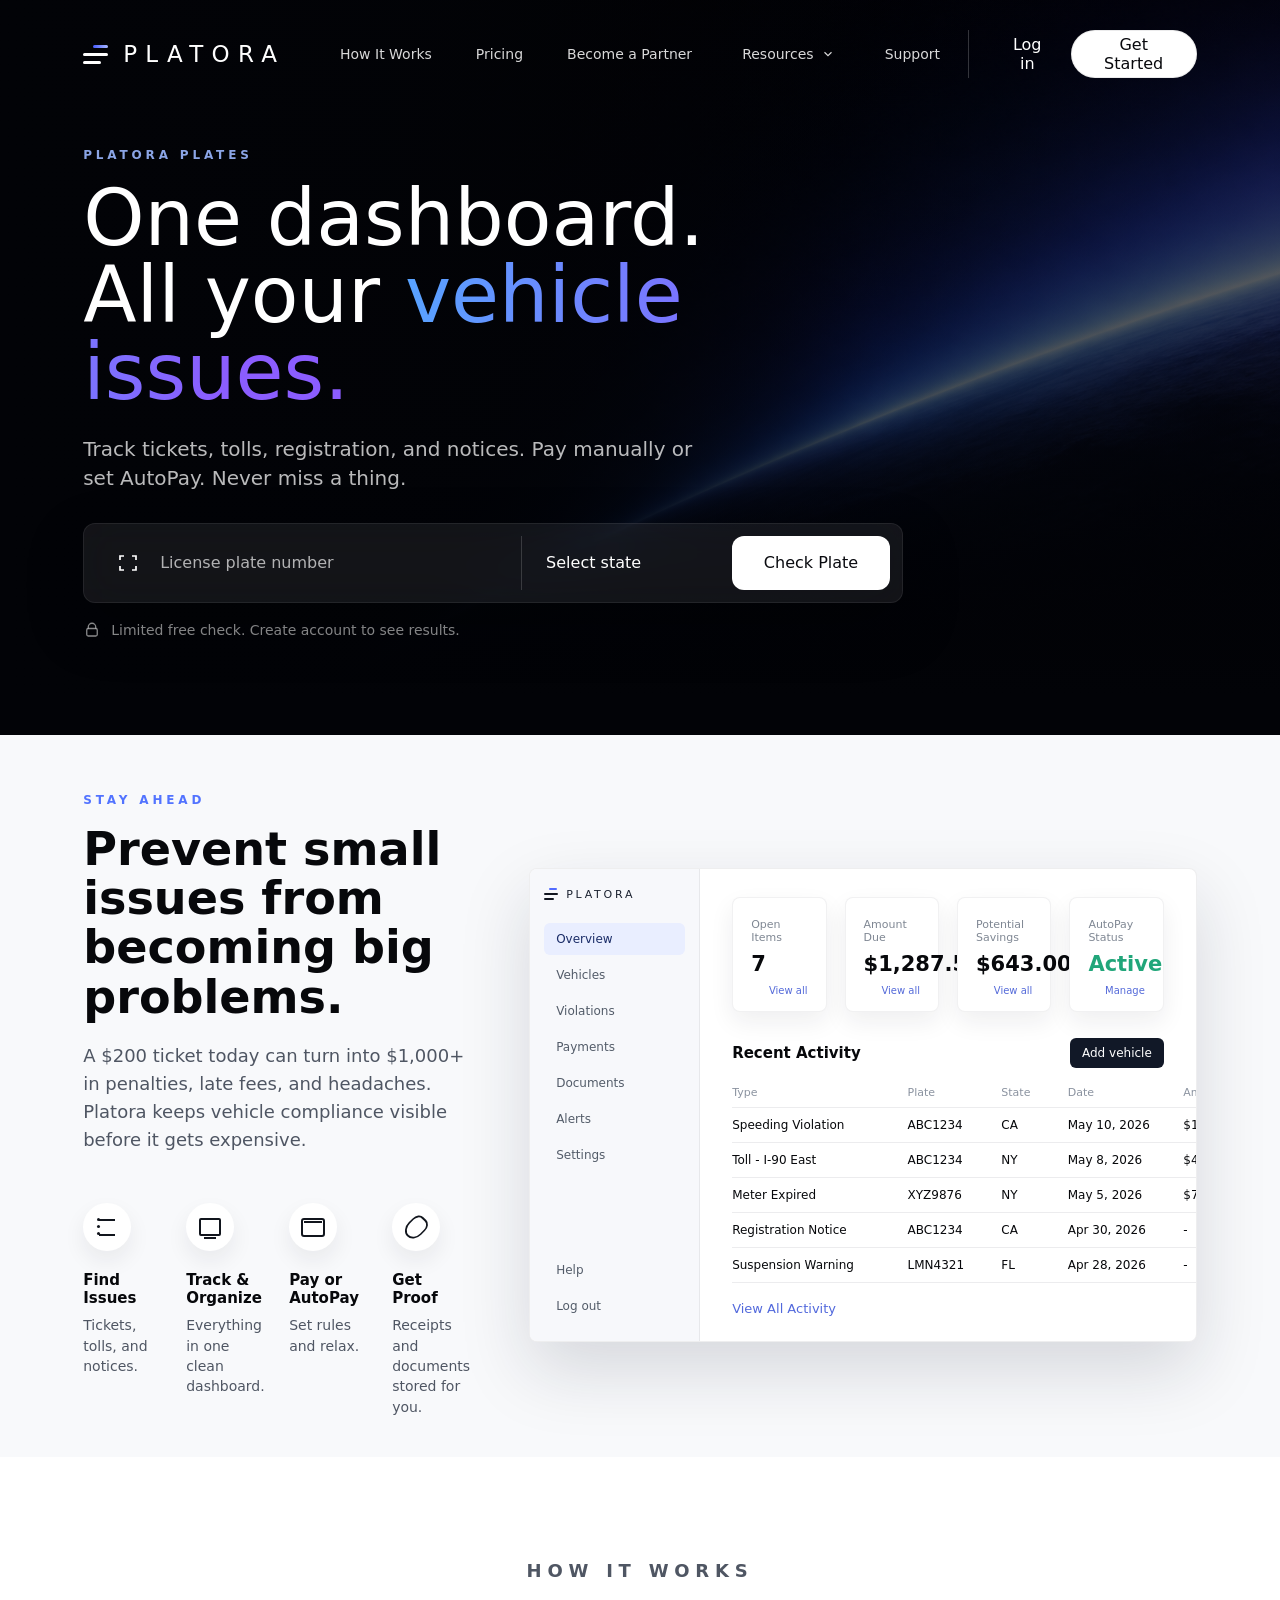
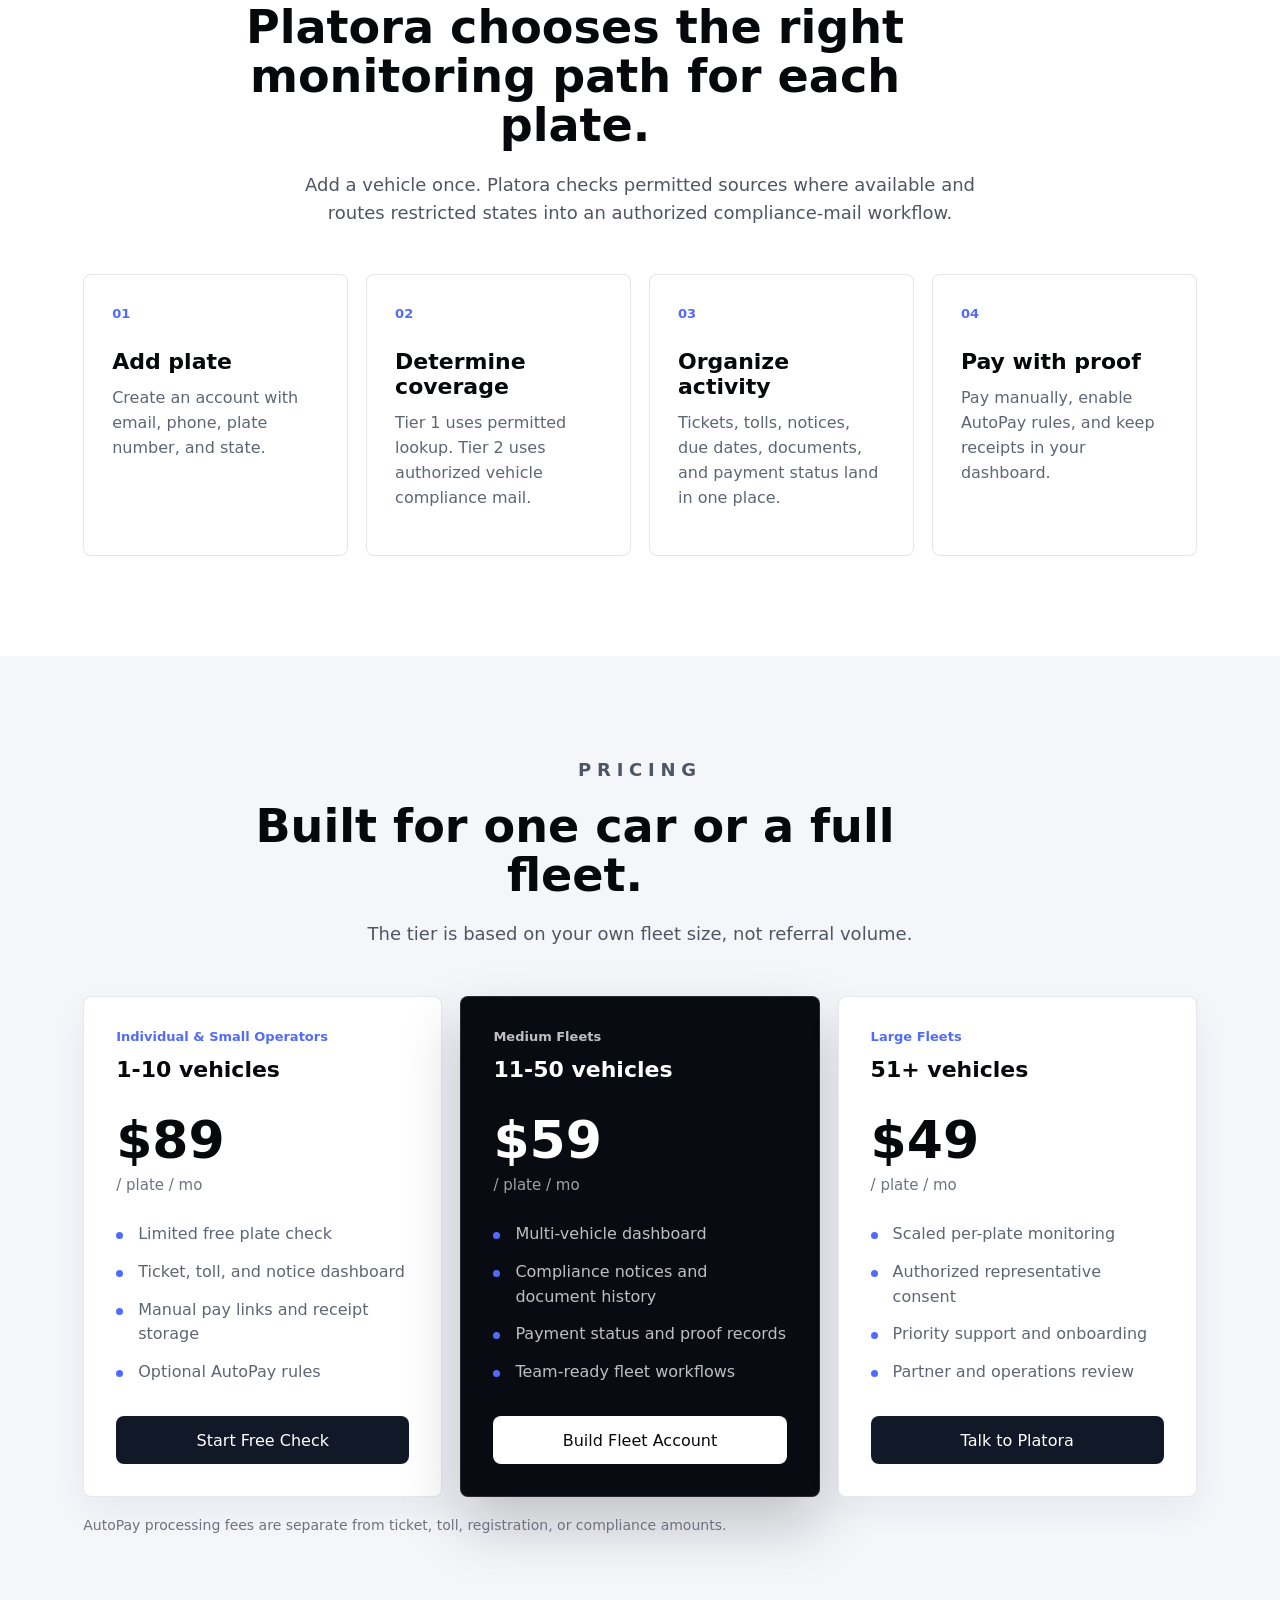
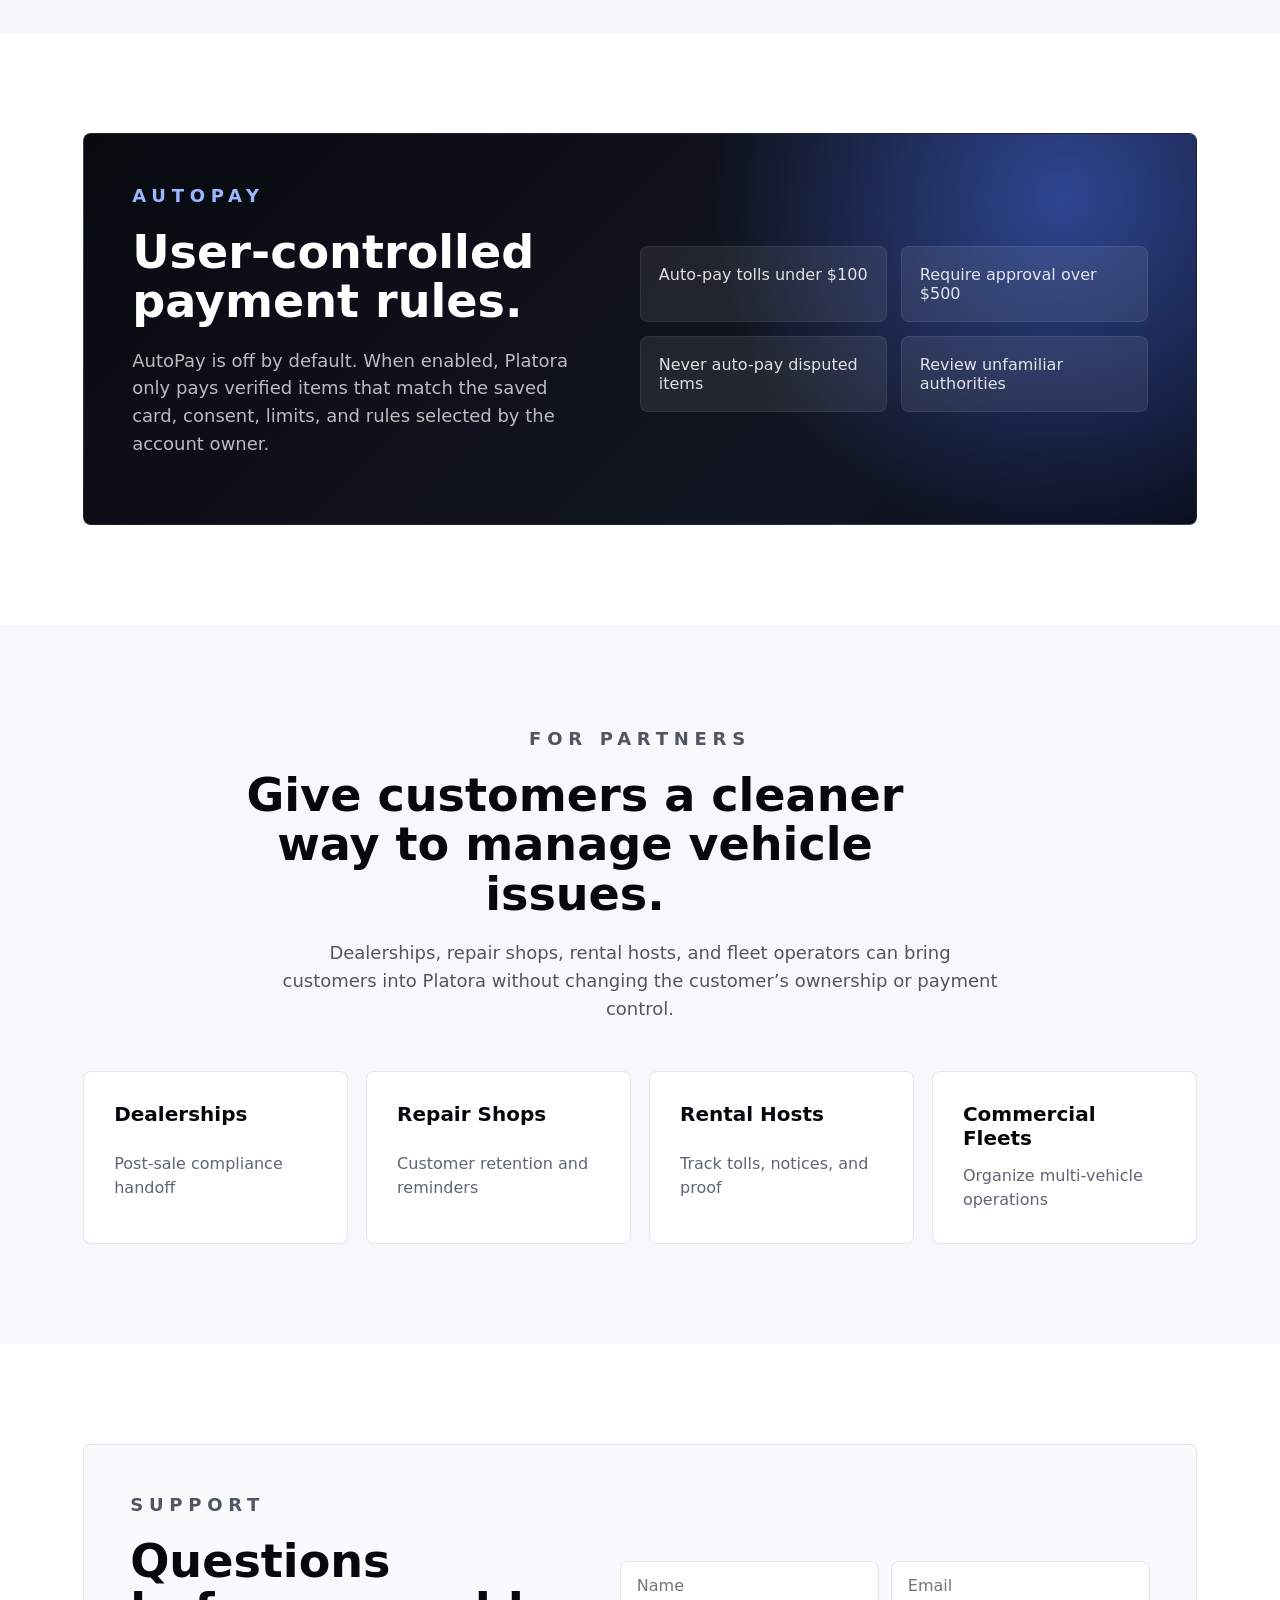
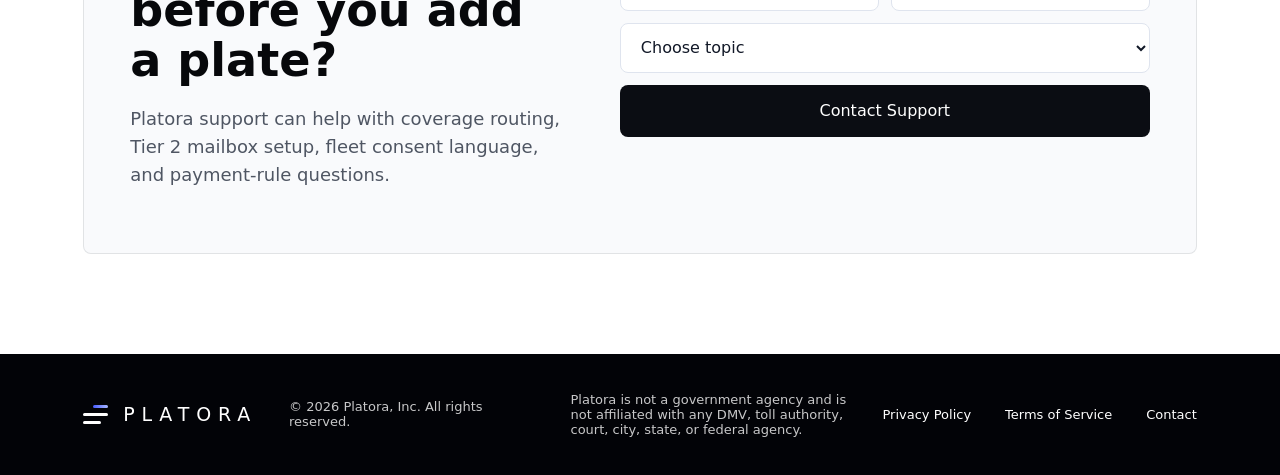
<file: index.html>
<!doctype html>
<html lang="en">
  <head>
    <meta charset="UTF-8" />
    <meta name="viewport" content="width=device-width, initial-scale=1.0" />
    <title>Platora - Vehicle Compliance Dashboard</title>
    <meta
      name="description"
      content="Platora helps drivers and fleets monitor tickets, tolls, registration notices, compliance mail, payments, receipts, and AutoPay from one dashboard."
    />
    <link rel="icon" href="./assets/favicon.svg" type="image/svg+xml" />
    <link rel="preload" href="./assets/orbital-hero.png" as="image" />
    <link rel="stylesheet" href="./styles.css" />
  </head>
  <body>
    <header class="site-header" data-header>
      <a class="brand" href="#home" aria-label="Platora home">
        <span class="brand-mark" aria-hidden="true">
          <span></span><span></span><span></span>
        </span>
        <span>PLATORA</span>
      </a>

      <nav class="desktop-nav" aria-label="Primary navigation">
        <a href="#how">How It Works</a>
        <a href="#pricing">Pricing</a>
        <a href="./partner.html">Become a Partner</a>
        <div class="nav-menu">
          <button class="nav-menu-button" type="button" data-menu-toggle>
            Resources
            <svg viewBox="0 0 24 24" aria-hidden="true">
              <path d="m6 9 6 6 6-6" />
            </svg>
          </button>
          <div class="nav-popover" data-menu>
            <a href="#dashboard">Dashboard Preview</a>
            <a href="#coverage">Tier 1 and Tier 2</a>
            <a href="#autopay">AutoPay Rules</a>
          </div>
        </div>
        <a href="#support">Support</a>
      </nav>

      <div class="header-actions">
        <button class="ghost-button" type="button" data-open-modal="login">Log in</button>
        <button class="light-button" type="button" data-start-check>Get Started</button>
      </div>

      <button class="mobile-toggle" type="button" aria-label="Open menu" data-mobile-toggle>
        <span></span><span></span>
      </button>
    </header>

    <nav class="mobile-nav" aria-label="Mobile navigation" data-mobile-nav>
      <a href="#how">How It Works</a>
      <a href="#pricing">Pricing</a>
      <a href="./partner.html">Become a Partner</a>
      <a href="#support">Support</a>
      <button type="button" data-open-modal="login">Log in</button>
      <button type="button" data-start-check>Get Started</button>
    </nav>

    <main>
      <section class="hero" id="home">
        <div class="hero-bg" aria-hidden="true"></div>
        <div class="hero-content">
          <p class="eyebrow">Platora Plates</p>
          <h1>One dashboard.<br />All your <span>vehicle issues.</span></h1>
          <p class="hero-copy">
            Track tickets, tolls, registration, and notices. Pay manually or set AutoPay.
            Never miss a thing.
          </p>

          <form class="plate-search" data-plate-form>
            <label class="plate-field">
              <svg viewBox="0 0 24 24" aria-hidden="true">
                <path d="M4 9V5h4M20 9V5h-4M4 15v4h4M20 15v4h-4" />
              </svg>
              <input
                name="plate"
                autocomplete="off"
                maxlength="10"
                placeholder="License plate number"
                aria-label="License plate number"
                required
              />
            </label>
            <label class="state-field">
              <select name="state" aria-label="Select state" required>
                <option value="">Select state</option>
                <option value="CA">California</option>
                <option value="NY">New York</option>
                <option value="FL">Florida</option>
                <option value="TX">Texas</option>
                <option value="MD">Maryland</option>
                <option value="NJ">New Jersey</option>
                <option value="PA">Pennsylvania</option>
                <option value="IL">Illinois</option>
              </select>
            </label>
            <button type="submit">Check Plate</button>
          </form>
          <p class="secure-note">
            <svg viewBox="0 0 24 24" aria-hidden="true">
              <path d="M7 10V8a5 5 0 0 1 10 0v2" />
              <rect x="5" y="10" width="14" height="10" rx="2" />
            </svg>
            Limited free check. Create account to see results.
          </p>
        </div>
      </section>

      <section class="preview-band" id="how">
        <div class="section-grid">
          <div class="section-copy">
            <p class="section-kicker">Stay Ahead</p>
            <h2>Prevent small issues from becoming big problems.</h2>
            <p>
              A $200 ticket today can turn into $1,000+ in penalties, late fees, and
              headaches. Platora keeps vehicle compliance visible before it gets expensive.
            </p>
            <div class="feature-row">
              <article>
                <span class="feature-icon list-icon"></span>
                <h3>Find Issues</h3>
                <p>Tickets, tolls, and notices.</p>
              </article>
              <article>
                <span class="feature-icon monitor-icon"></span>
                <h3>Track & Organize</h3>
                <p>Everything in one clean dashboard.</p>
              </article>
              <article>
                <span class="feature-icon card-icon"></span>
                <h3>Pay or AutoPay</h3>
                <p>Set rules and relax.</p>
              </article>
              <article>
                <span class="feature-icon shield-icon"></span>
                <h3>Get Proof</h3>
                <p>Receipts and documents stored for you.</p>
              </article>
            </div>
          </div>

          <div class="dashboard-shell" id="dashboard" aria-label="Platora dashboard preview">
            <aside class="dash-sidebar">
              <div class="mini-brand">
                <span class="brand-mark small" aria-hidden="true"><span></span><span></span><span></span></span>
                PLATORA
              </div>
              <a class="active">Overview</a>
              <a>Vehicles</a>
              <a>Violations</a>
              <a>Payments</a>
              <a>Documents</a>
              <a>Alerts</a>
              <a>Settings</a>
              <div class="dash-bottom">
                <a>Help</a>
                <a>Log out</a>
              </div>
            </aside>
            <div class="dash-main">
              <div class="metric-row">
                <article>
                  <span>Open Items</span>
                  <strong>7</strong>
                  <a>View all</a>
                </article>
                <article>
                  <span>Amount Due</span>
                  <strong>$1,287.50</strong>
                  <a>View all</a>
                </article>
                <article>
                  <span>Potential Savings</span>
                  <strong>$643.00</strong>
                  <a>View all</a>
                </article>
                <article>
                  <span>AutoPay Status</span>
                  <strong class="active-text">Active</strong>
                  <a>Manage</a>
                </article>
              </div>
              <div class="table-head">
                <h3>Recent Activity</h3>
                <button type="button" data-open-modal="signup">Add vehicle</button>
              </div>
              <div class="activity-table" role="table" aria-label="Recent vehicle activity">
                <div class="table-row table-labels" role="row">
                  <span>Type</span><span>Plate</span><span>State</span><span>Date</span><span>Amount</span><span>Status</span><span></span>
                </div>
                <div class="table-row" role="row">
                  <span>Speeding Violation</span><span>ABC1234</span><span>CA</span><span>May 10, 2026</span><span>$150.00</span><span><b class="due">Due</b></span><button>Pay</button>
                </div>
                <div class="table-row" role="row">
                  <span>Toll - I-90 East</span><span>ABC1234</span><span>NY</span><span>May 8, 2026</span><span>$4.25</span><span><b class="due">Due</b></span><button>Pay</button>
                </div>
                <div class="table-row" role="row">
                  <span>Meter Expired</span><span>XYZ9876</span><span>NY</span><span>May 5, 2026</span><span>$76.50</span><span><b class="due">Due</b></span><button>Pay</button>
                </div>
                <div class="table-row" role="row">
                  <span>Registration Notice</span><span>ABC1234</span><span>CA</span><span>Apr 30, 2026</span><span>-</span><span><b class="action">Action Needed</b></span><button>View</button>
                </div>
                <div class="table-row" role="row">
                  <span>Suspension Warning</span><span>LMN4321</span><span>FL</span><span>Apr 28, 2026</span><span>-</span><span><b class="urgent">Urgent</b></span><button>View</button>
                </div>
              </div>
              <a class="view-all" href="#support">View All Activity</a>
            </div>
          </div>
        </div>
      </section>

      <section class="workflow" id="coverage">
        <div class="section-heading">
          <p class="section-kicker">How It Works</p>
          <h2>Platora chooses the right monitoring path for each plate.</h2>
          <p>
            Add a vehicle once. Platora checks permitted sources where available and routes
            restricted states into an authorized compliance-mail workflow.
          </p>
        </div>
        <div class="step-grid">
          <article>
            <span>01</span>
            <h3>Add plate</h3>
            <p>Create an account with email, phone, plate number, and state.</p>
          </article>
          <article>
            <span>02</span>
            <h3>Determine coverage</h3>
            <p>Tier 1 uses permitted lookup. Tier 2 uses authorized vehicle compliance mail.</p>
          </article>
          <article>
            <span>03</span>
            <h3>Organize activity</h3>
            <p>Tickets, tolls, notices, due dates, documents, and payment status land in one place.</p>
          </article>
          <article>
            <span>04</span>
            <h3>Pay with proof</h3>
            <p>Pay manually, enable AutoPay rules, and keep receipts in your dashboard.</p>
          </article>
        </div>
      </section>

      <section class="pricing-section" id="pricing">
        <div class="section-heading">
          <p class="section-kicker">Pricing</p>
          <h2>Built for one car or a full fleet.</h2>
          <p>The tier is based on your own fleet size, not referral volume.</p>
        </div>
        <div class="pricing-grid">
          <article class="price-card">
            <p>Individual & Small Operators</p>
            <h3>1-10 vehicles</h3>
            <div class="price">$89<span>/ plate / mo</span></div>
            <ul>
              <li>Limited free plate check</li>
              <li>Ticket, toll, and notice dashboard</li>
              <li>Manual pay links and receipt storage</li>
              <li>Optional AutoPay rules</li>
            </ul>
            <button type="button" data-start-check>Start Free Check</button>
          </article>
          <article class="price-card featured">
            <p>Medium Fleets</p>
            <h3>11-50 vehicles</h3>
            <div class="price">$59<span>/ plate / mo</span></div>
            <ul>
              <li>Multi-vehicle dashboard</li>
              <li>Compliance notices and document history</li>
              <li>Payment status and proof records</li>
              <li>Team-ready fleet workflows</li>
            </ul>
            <button type="button" data-open-modal="signup">Build Fleet Account</button>
          </article>
          <article class="price-card">
            <p>Large Fleets</p>
            <h3>51+ vehicles</h3>
            <div class="price">$49<span>/ plate / mo</span></div>
            <ul>
              <li>Scaled per-plate monitoring</li>
              <li>Authorized representative consent</li>
              <li>Priority support and onboarding</li>
              <li>Partner and operations review</li>
            </ul>
            <button type="button" data-open-modal="support">Talk to Platora</button>
          </article>
        </div>
        <p class="pricing-note">
          AutoPay processing fees are separate from ticket, toll, registration, or compliance amounts.
        </p>
      </section>

      <section class="autopay-section" id="autopay">
        <div class="autopay-panel">
          <div>
            <p class="section-kicker">AutoPay</p>
            <h2>User-controlled payment rules.</h2>
            <p>
              AutoPay is off by default. When enabled, Platora only pays verified items that
              match the saved card, consent, limits, and rules selected by the account owner.
            </p>
          </div>
          <div class="rule-list">
            <span>Auto-pay tolls under $100</span>
            <span>Require approval over $500</span>
            <span>Never auto-pay disputed items</span>
            <span>Review unfamiliar authorities</span>
          </div>
        </div>
      </section>

      <section class="partner-section" id="partners">
        <div class="section-heading">
          <p class="section-kicker">For Partners</p>
          <h2>Give customers a cleaner way to manage vehicle issues.</h2>
          <p>
            Dealerships, repair shops, rental hosts, and fleet operators can bring customers
            into Platora without changing the customer’s ownership or payment control.
          </p>
        </div>
        <div class="partner-grid">
          <article><strong>Dealerships</strong><span>Post-sale compliance handoff</span></article>
          <article><strong>Repair Shops</strong><span>Customer retention and reminders</span></article>
          <article><strong>Rental Hosts</strong><span>Track tolls, notices, and proof</span></article>
          <article><strong>Commercial Fleets</strong><span>Organize multi-vehicle operations</span></article>
        </div>
      </section>

      <section class="support-section" id="support">
        <div class="support-card">
          <div>
            <p class="section-kicker">Support</p>
            <h2>Questions before you add a plate?</h2>
            <p>
              Platora support can help with coverage routing, Tier 2 mailbox setup, fleet
              consent language, and payment-rule questions.
            </p>
          </div>
          <form class="support-form" data-support-form>
            <input name="name" placeholder="Name" required />
            <input name="email" type="email" placeholder="Email" required />
            <select name="topic" required>
              <option value="">Choose topic</option>
              <option>Free plate check</option>
              <option>Fleet onboarding</option>
              <option>Tier 2 mailbox</option>
              <option>AutoPay</option>
            </select>
            <button type="submit">Contact Support</button>
          </form>
        </div>
      </section>
    </main>

    <footer class="footer">
      <a class="brand" href="#home" aria-label="Platora home">
        <span class="brand-mark" aria-hidden="true"><span></span><span></span><span></span></span>
        <span>PLATORA</span>
      </a>
      <p>© 2026 Platora, Inc. All rights reserved.</p>
      <p>
        Platora is not a government agency and is not affiliated with any DMV, toll authority,
        court, city, state, or federal agency.
      </p>
      <nav aria-label="Footer navigation">
        <a href="#">Privacy Policy</a>
        <a href="#">Terms of Service</a>
        <a href="#support">Contact</a>
      </nav>
    </footer>

    <div class="toast" role="status" aria-live="polite" data-toast></div>

    <dialog class="modal" data-modal="signup">
      <form method="dialog" class="modal-card" data-signup-form>
        <button class="modal-close" value="close" aria-label="Close">×</button>
        <p class="section-kicker">Create Account</p>
        <h2>Start with a limited free plate check.</h2>
        <input name="email" type="email" placeholder="Email address" required />
        <input name="phone" type="tel" placeholder="Phone number" required />
        <input name="plate" placeholder="License plate number" maxlength="10" required />
        <select name="state" required>
          <option value="">State</option>
          <option>California</option>
          <option>New York</option>
          <option>Florida</option>
          <option>Texas</option>
          <option>Maryland</option>
          <option>New Jersey</option>
        </select>
        <label class="check-line">
          <input type="checkbox" required />
          <span>I authorize Platora to collect, organize, and manage vehicle compliance data connected to vehicles I add.</span>
        </label>
        <button type="submit">Create Free Account</button>
      </form>
    </dialog>

    <dialog class="modal" data-modal="login">
      <form method="dialog" class="modal-card" data-login-form>
        <button class="modal-close" value="close" aria-label="Close">×</button>
        <p class="section-kicker">Welcome Back</p>
        <h2>Log in to Platora.</h2>
        <input name="email" type="email" placeholder="Email address" required />
        <input name="password" type="password" placeholder="Password" required />
        <button type="submit">Log in</button>
      </form>
    </dialog>

    <dialog class="modal" data-modal="plate">
      <form method="dialog" class="modal-card result-card" data-result-form>
        <button class="modal-close" value="close" aria-label="Close">×</button>
        <p class="section-kicker">Limited Free Check</p>
        <h2 data-result-title>We found preliminary activity.</h2>
        <div class="result-list">
          <span><strong>2</strong> visible sample items</span>
          <span><strong>Tier route</strong> determined after account creation</span>
          <span><strong>AutoPay</strong> off by default</span>
        </div>
        <p>
          Create a free account with email and phone to associate this plate and see the
          limited results available for this vehicle.
        </p>
        <button type="submit">Continue to Account</button>
      </form>
    </dialog>

    <dialog class="modal" data-modal="support">
      <form method="dialog" class="modal-card" data-enterprise-form>
        <button class="modal-close" value="close" aria-label="Close">×</button>
        <p class="section-kicker">Fleet Contact</p>
        <h2>Talk with Platora.</h2>
        <input name="name" placeholder="Name" required />
        <input name="email" type="email" placeholder="Work email" required />
        <input name="vehicles" type="number" min="1" placeholder="Vehicle count" required />
        <button type="submit">Request Follow-Up</button>
      </form>
    </dialog>

    <script src="./script.js"></script>
  </body>
</html>
</file>
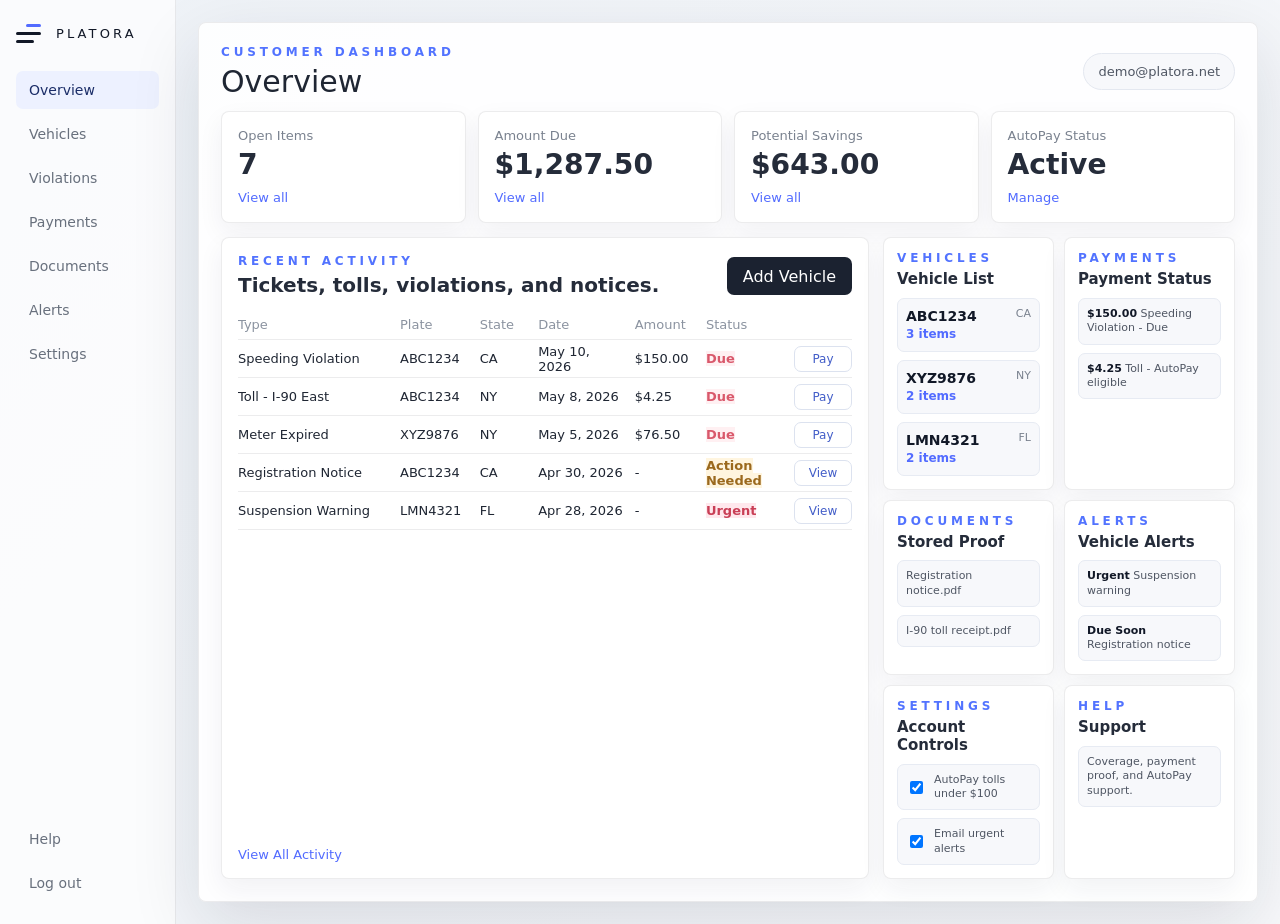
<file: customer-dashboard.html>
<!doctype html>
<html lang="en">
  <head>
    <meta charset="UTF-8" />
    <meta name="viewport" content="width=device-width, initial-scale=1.0" />
    <title>Platora Customer Dashboard</title>
    <link rel="icon" href="./assets/favicon.svg" type="image/svg+xml" />
    <link rel="stylesheet" href="./styles.css" />
    <link rel="stylesheet" href="./customer.css" />
  </head>
  <body class="customer-dashboard-page">
    <aside class="customer-sidebar">
      <a class="brand" href="./index.html" aria-label="Platora home">
        <span class="brand-mark" aria-hidden="true">
          <span></span><span></span><span></span>
        </span>
        <span>PLATORA</span>
      </a>
      <nav aria-label="Customer dashboard navigation">
        <button class="active" type="button" data-dashboard-tab="overview">Overview</button>
        <button type="button" data-dashboard-tab="vehicles">Vehicles</button>
        <button type="button" data-dashboard-tab="violations">Violations</button>
        <button type="button" data-dashboard-tab="payments">Payments</button>
        <button type="button" data-dashboard-tab="documents">Documents</button>
        <button type="button" data-dashboard-tab="alerts">Alerts</button>
        <button type="button" data-dashboard-tab="settings">Settings</button>
      </nav>
      <div class="customer-sidebar-bottom">
        <button type="button" data-dashboard-tab="help">Help</button>
        <a href="./index.html">Log out</a>
      </div>
    </aside>

    <main class="customer-main">
      <div class="customer-dashboard-card">
        <header class="customer-header">
          <div>
            <p class="section-kicker">Customer Dashboard</p>
            <h1 data-dashboard-title>Overview</h1>
          </div>
          <div class="customer-account-pill">demo@platora.net</div>
        </header>

        <section class="customer-view active" data-dashboard-view="overview">
          <section class="customer-metrics" aria-label="Customer overview metrics">
            <article><span>Open Items</span><strong>7</strong><button type="button" data-dashboard-tab="violations">View all</button></article>
            <article><span>Amount Due</span><strong>$1,287.50</strong><button type="button" data-dashboard-tab="payments">View all</button></article>
            <article><span>Potential Savings</span><strong>$643.00</strong><button type="button" data-dashboard-tab="alerts">View all</button></article>
            <article><span>AutoPay Status</span><strong class="active-text">Active</strong><button type="button" data-dashboard-tab="settings">Manage</button></article>
          </section>

          <section class="customer-workspace">
            <section class="customer-panel customer-activity-panel">
              <div class="customer-panel-head">
                <div>
                  <p class="section-kicker">Recent Activity</p>
                  <h2>Tickets, tolls, violations, and notices.</h2>
                </div>
                <button type="button" data-dashboard-tab="vehicles">Add Vehicle</button>
              </div>
              <div class="customer-data-table">
                <div class="customer-data-row labels">
                  <span>Type</span><span>Plate</span><span>State</span><span>Date</span><span>Amount</span><span>Status</span><span></span>
                </div>
                <div class="customer-data-row">
                  <span>Speeding Violation</span><span>ABC1234</span><span>CA</span><span>May 10, 2026</span><span>$150.00</span><span><b class="due">Due</b></span><button>Pay</button>
                </div>
                <div class="customer-data-row">
                  <span>Toll - I-90 East</span><span>ABC1234</span><span>NY</span><span>May 8, 2026</span><span>$4.25</span><span><b class="due">Due</b></span><button>Pay</button>
                </div>
                <div class="customer-data-row">
                  <span>Meter Expired</span><span>XYZ9876</span><span>NY</span><span>May 5, 2026</span><span>$76.50</span><span><b class="due">Due</b></span><button>Pay</button>
                </div>
                <div class="customer-data-row">
                  <span>Registration Notice</span><span>ABC1234</span><span>CA</span><span>Apr 30, 2026</span><span>-</span><span><b class="action">Action Needed</b></span><button>View</button>
                </div>
                <div class="customer-data-row">
                  <span>Suspension Warning</span><span>LMN4321</span><span>FL</span><span>Apr 28, 2026</span><span>-</span><span><b class="urgent">Urgent</b></span><button>View</button>
                </div>
              </div>
              <button class="customer-view-all" type="button" data-dashboard-tab="violations">View All Activity</button>
            </section>

            <aside class="customer-side-panels">
              <section class="customer-panel compact-panel">
                <p class="section-kicker">Vehicles</p>
                <h2>Vehicle List</h2>
                <div class="customer-vehicle-grid">
                  <article><strong>ABC1234</strong><span>CA</span><b>3 items</b></article>
                  <article><strong>XYZ9876</strong><span>NY</span><b>2 items</b></article>
                  <article><strong>LMN4321</strong><span>FL</span><b>2 items</b></article>
                </div>
              </section>

              <section class="customer-panel compact-panel">
                <p class="section-kicker">Payments</p>
                <h2>Payment Status</h2>
                <div class="customer-list">
                  <span><b>$150.00</b> Speeding Violation - Due</span>
                  <span><b>$4.25</b> Toll - AutoPay eligible</span>
                </div>
              </section>

              <section class="customer-panel compact-panel">
                <p class="section-kicker">Documents</p>
                <h2>Stored Proof</h2>
                <div class="customer-list">
                  <span>Registration notice.pdf</span>
                  <span>I-90 toll receipt.pdf</span>
                </div>
              </section>

              <section class="customer-panel compact-panel">
                <p class="section-kicker">Alerts</p>
                <h2>Vehicle Alerts</h2>
                <div class="customer-list">
                  <span><b>Urgent</b> Suspension warning</span>
                  <span><b>Due Soon</b> Registration notice</span>
                </div>
              </section>

              <section class="customer-panel compact-panel">
                <p class="section-kicker">Settings</p>
                <h2>Account Controls</h2>
                <div class="customer-settings">
                  <label><input type="checkbox" checked /> AutoPay tolls under $100</label>
                  <label><input type="checkbox" checked /> Email urgent alerts</label>
                </div>
              </section>

              <section class="customer-panel compact-panel">
                <p class="section-kicker">Help</p>
                <h2>Support</h2>
                <p class="customer-help-copy">Coverage, payment proof, and AutoPay support.</p>
              </section>
            </aside>
          </section>
        </section>

        <section class="customer-view" data-dashboard-view="vehicles">
          <section class="customer-panel">
            <div class="customer-panel-head">
              <div>
                <p class="section-kicker">Vehicles</p>
                <h2>Vehicle List</h2>
              </div>
              <button type="button">Add Vehicle</button>
            </div>
            <div class="customer-vehicle-grid expanded">
              <article><strong>ABC1234</strong><span>California</span><b>3 open items</b></article>
              <article><strong>XYZ9876</strong><span>New York</span><b>2 open items</b></article>
              <article><strong>LMN4321</strong><span>Florida</span><b>2 open items</b></article>
            </div>
          </section>
        </section>

        <section class="customer-view" data-dashboard-view="violations">
          <section class="customer-panel customer-activity-panel">
            <div class="customer-panel-head">
              <div>
                <p class="section-kicker">Violations</p>
                <h2>Tickets, tolls, and violations.</h2>
              </div>
            </div>
            <div class="customer-data-table">
              <div class="customer-data-row labels">
                <span>Type</span><span>Plate</span><span>State</span><span>Date</span><span>Amount</span><span>Status</span><span></span>
              </div>
              <div class="customer-data-row">
                <span>Speeding Violation</span><span>ABC1234</span><span>CA</span><span>May 10, 2026</span><span>$150.00</span><span><b class="due">Due</b></span><button>Pay</button>
              </div>
              <div class="customer-data-row">
                <span>Toll - I-90 East</span><span>ABC1234</span><span>NY</span><span>May 8, 2026</span><span>$4.25</span><span><b class="due">Due</b></span><button>Pay</button>
              </div>
              <div class="customer-data-row">
                <span>Meter Expired</span><span>XYZ9876</span><span>NY</span><span>May 5, 2026</span><span>$76.50</span><span><b class="due">Due</b></span><button>Pay</button>
              </div>
            </div>
          </section>
        </section>

        <section class="customer-view" data-dashboard-view="payments">
          <section class="customer-panel">
            <p class="section-kicker">Payments</p>
            <h2>Payment Status</h2>
            <div class="customer-list expanded">
              <span><b>$150.00</b> Speeding Violation - Due</span>
              <span><b>$4.25</b> Toll - AutoPay eligible</span>
              <span><b>$76.50</b> Meter Expired - Manual review</span>
              <span><b>$0.00</b> Registration Notice - Action needed before payment</span>
            </div>
          </section>
        </section>

        <section class="customer-view" data-dashboard-view="documents">
          <section class="customer-panel">
            <p class="section-kicker">Documents</p>
            <h2>Stored proof, registrations, receipts, and saved notices.</h2>
            <div class="customer-list expanded">
              <span>ABC1234 registration notice.pdf</span>
              <span>I-90 toll receipt.pdf</span>
              <span>California payment proof.pdf</span>
              <span>Suspension warning scan.pdf</span>
            </div>
          </section>
        </section>

        <section class="customer-view" data-dashboard-view="alerts">
          <section class="customer-panel">
            <p class="section-kicker">Alerts</p>
            <h2>Urgent warnings, due soon notices, and flagged items.</h2>
            <div class="customer-list expanded">
              <span><b>Urgent</b> Suspension warning needs review</span>
              <span><b>Due Soon</b> Registration notice pending</span>
              <span><b>Flagged</b> New issuing authority requires approval</span>
              <span><b>Info</b> AutoPay completed toll verification</span>
            </div>
          </section>
        </section>

        <section class="customer-view" data-dashboard-view="settings">
          <section class="customer-panel">
            <p class="section-kicker">Settings</p>
            <h2>Account settings and AutoPay rules.</h2>
            <div class="customer-settings expanded">
              <label><input type="checkbox" checked /> AutoPay tolls under $100</label>
              <label><input type="checkbox" /> Require approval over $500</label>
              <label><input type="checkbox" checked /> Email urgent alerts</label>
              <label><input type="checkbox" checked /> Store payment receipts automatically</label>
            </div>
            <div class="customer-profile-grid">
              <span><b>Profile email</b> demo@platora.net</span>
              <span><b>Password reset</b> Send reset link</span>
              <span><b>Notifications</b> Email and dashboard alerts</span>
              <span><b>Account controls</b> Manage vehicles and AutoPay</span>
            </div>
          </section>
        </section>

        <section class="customer-view" data-dashboard-view="help">
          <section class="customer-panel">
            <p class="section-kicker">Help</p>
            <h2>Support and guidance.</h2>
            <p class="customer-help-copy">
              Platora support can help with coverage, payment proof, registration notices,
              saved documents, alerts, and AutoPay rules.
            </p>
          </section>
        </section>
      </div>
    </main>
    <script src="./customer.js"></script>
  </body>
</html>
</file>
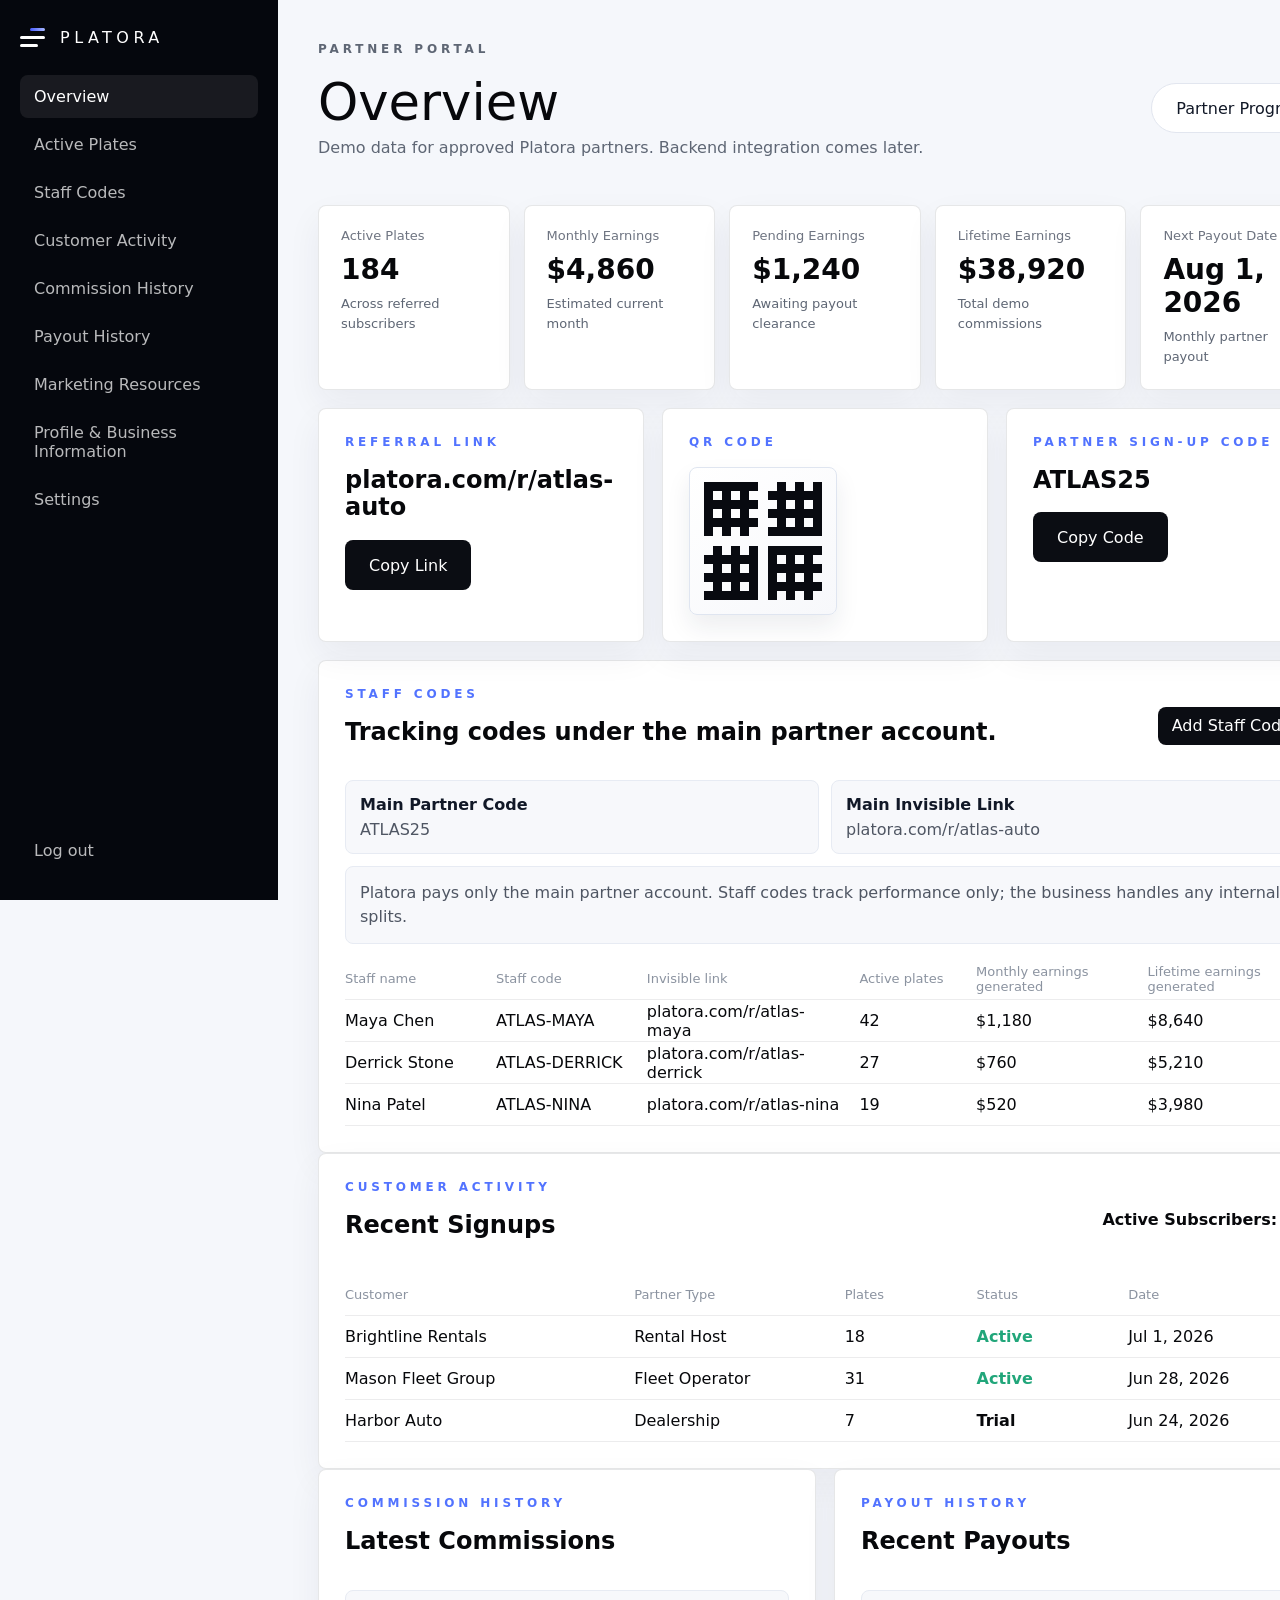
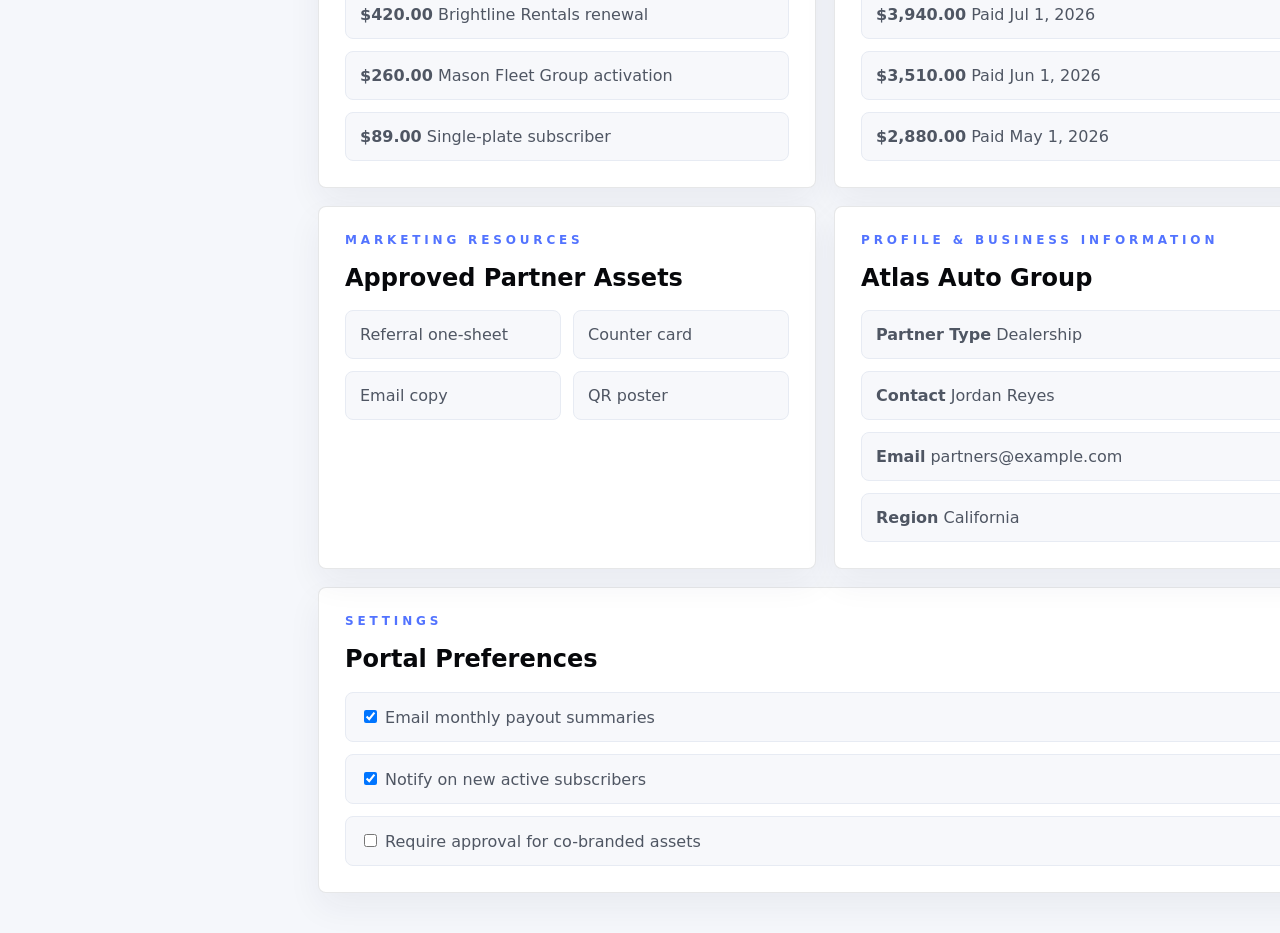
<file: partner-dashboard.html>
<!doctype html>
<html lang="en">
  <head>
    <meta charset="UTF-8" />
    <meta name="viewport" content="width=device-width, initial-scale=1.0" />
    <title>Platora Partner Portal</title>
    <link rel="icon" href="./assets/favicon.svg" type="image/svg+xml" />
    <link rel="stylesheet" href="./styles.css" />
    <link rel="stylesheet" href="./partner.css" />
  </head>
  <body class="partner-dashboard-page">
    <aside class="partner-portal-sidebar">
      <a class="brand" href="./index.html" aria-label="Platora home">
        <span class="brand-mark" aria-hidden="true">
          <span></span><span></span><span></span>
        </span>
        <span>PLATORA</span>
      </a>
      <nav aria-label="Partner portal navigation">
        <a class="active" href="#overview">Overview</a>
        <a href="#plates">Active Plates</a>
        <a href="#staff-codes">Staff Codes</a>
        <a href="#customers">Customer Activity</a>
        <a href="#commissions">Commission History</a>
        <a href="#payouts">Payout History</a>
        <a href="#resources">Marketing Resources</a>
        <a href="#profile">Profile & Business Information</a>
        <a href="#settings">Settings</a>
      </nav>
      <a class="partner-portal-exit" href="./partner-login.html">Log out</a>
    </aside>

    <main class="partner-portal-main">
      <header class="partner-portal-header">
        <div>
          <p class="section-kicker">Partner Portal</p>
          <h1>Overview</h1>
          <p>Demo data for approved Platora partners. Backend integration comes later.</p>
        </div>
        <a class="partner-secondary-link dark" href="./partner.html">Partner Program</a>
      </header>

      <section class="partner-stat-grid" id="overview" aria-label="Partner overview metrics">
        <article id="plates"><span>Active Plates</span><strong>184</strong><p>Across referred subscribers</p></article>
        <article><span>Monthly Earnings</span><strong>$4,860</strong><p>Estimated current month</p></article>
        <article><span>Pending Earnings</span><strong>$1,240</strong><p>Awaiting payout clearance</p></article>
        <article><span>Lifetime Earnings</span><strong>$38,920</strong><p>Total demo commissions</p></article>
        <article><span>Next Payout Date</span><strong>Aug 1, 2026</strong><p>Monthly partner payout</p></article>
      </section>

      <section class="partner-tools-grid">
        <article class="partner-tool-card">
          <p class="section-kicker">Referral Link</p>
          <h2>platora.com/r/atlas-auto</h2>
          <button type="button" data-copy-value="platora.com/r/atlas-auto">Copy Link</button>
        </article>
        <article class="partner-tool-card qr-card">
          <p class="section-kicker">QR Code</p>
          <div class="demo-qr" aria-label="Demo partner referral QR code">
            <span></span><span></span><span></span><span></span>
          </div>
        </article>
        <article class="partner-tool-card">
          <p class="section-kicker">Partner Sign-up Code</p>
          <h2>ATLAS25</h2>
          <button type="button" data-copy-value="ATLAS25">Copy Code</button>
        </article>
      </section>

      <section class="partner-panel" id="staff-codes">
        <div class="partner-panel-head">
          <div>
            <p class="section-kicker">Staff Codes</p>
            <h2>Tracking codes under the main partner account.</h2>
          </div>
          <button class="partner-panel-button" type="button">Add Staff Code</button>
        </div>
        <div class="partner-code-summary">
          <span><b>Main Partner Code</b> ATLAS25</span>
          <span><b>Main Invisible Link</b> platora.com/r/atlas-auto</span>
        </div>
        <p class="partner-panel-note">
          Platora pays only the main partner account. Staff codes track performance only;
          the business handles any internal splits.
        </p>
        <div class="partner-data-table">
          <div class="partner-data-row staff-code-row labels">
            <span>Staff name</span><span>Staff code</span><span>Invisible link</span><span>Active plates</span><span>Monthly earnings generated</span><span>Lifetime earnings generated</span>
          </div>
          <div class="partner-data-row staff-code-row">
            <span>Maya Chen</span><span>ATLAS-MAYA</span><span>platora.com/r/atlas-maya</span><span>42</span><span>$1,180</span><span>$8,640</span>
          </div>
          <div class="partner-data-row staff-code-row">
            <span>Derrick Stone</span><span>ATLAS-DERRICK</span><span>platora.com/r/atlas-derrick</span><span>27</span><span>$760</span><span>$5,210</span>
          </div>
          <div class="partner-data-row staff-code-row">
            <span>Nina Patel</span><span>ATLAS-NINA</span><span>platora.com/r/atlas-nina</span><span>19</span><span>$520</span><span>$3,980</span>
          </div>
        </div>
      </section>

      <section class="partner-panel" id="customers">
        <div class="partner-panel-head">
          <div>
            <p class="section-kicker">Customer Activity</p>
            <h2>Recent Signups</h2>
          </div>
          <strong>Active Subscribers: 62</strong>
        </div>
        <div class="partner-data-table">
          <div class="partner-data-row labels">
            <span>Customer</span><span>Partner Type</span><span>Plates</span><span>Status</span><span>Date</span>
          </div>
          <div class="partner-data-row">
            <span>Brightline Rentals</span><span>Rental Host</span><span>18</span><span><b class="active-text">Active</b></span><span>Jul 1, 2026</span>
          </div>
          <div class="partner-data-row">
            <span>Mason Fleet Group</span><span>Fleet Operator</span><span>31</span><span><b class="active-text">Active</b></span><span>Jun 28, 2026</span>
          </div>
          <div class="partner-data-row">
            <span>Harbor Auto</span><span>Dealership</span><span>7</span><span><b>Trial</b></span><span>Jun 24, 2026</span>
          </div>
        </div>
      </section>

      <section class="partner-dashboard-columns">
        <article class="partner-panel" id="commissions">
          <div class="partner-panel-head">
            <div>
              <p class="section-kicker">Commission History</p>
              <h2>Latest Commissions</h2>
            </div>
          </div>
          <div class="partner-list">
            <span><b>$420.00</b> Brightline Rentals renewal</span>
            <span><b>$260.00</b> Mason Fleet Group activation</span>
            <span><b>$89.00</b> Single-plate subscriber</span>
          </div>
        </article>

        <article class="partner-panel" id="payouts">
          <div class="partner-panel-head">
            <div>
              <p class="section-kicker">Payout History</p>
              <h2>Recent Payouts</h2>
            </div>
          </div>
          <div class="partner-list">
            <span><b>$3,940.00</b> Paid Jul 1, 2026</span>
            <span><b>$3,510.00</b> Paid Jun 1, 2026</span>
            <span><b>$2,880.00</b> Paid May 1, 2026</span>
          </div>
        </article>
      </section>

      <section class="partner-dashboard-columns">
        <article class="partner-panel" id="resources">
          <p class="section-kicker">Marketing Resources</p>
          <h2>Approved Partner Assets</h2>
          <div class="partner-resource-grid">
            <span>Referral one-sheet</span>
            <span>Counter card</span>
            <span>Email copy</span>
            <span>QR poster</span>
          </div>
        </article>

        <article class="partner-panel" id="profile">
          <p class="section-kicker">Profile & Business Information</p>
          <h2>Atlas Auto Group</h2>
          <div class="partner-profile-list">
            <span><b>Partner Type</b> Dealership</span>
            <span><b>Contact</b> Jordan Reyes</span>
            <span><b>Email</b> partners@example.com</span>
            <span><b>Region</b> California</span>
          </div>
        </article>
      </section>

      <section class="partner-panel" id="settings">
        <p class="section-kicker">Settings</p>
        <h2>Portal Preferences</h2>
        <div class="partner-settings-grid">
          <label><input type="checkbox" checked /> Email monthly payout summaries</label>
          <label><input type="checkbox" checked /> Notify on new active subscribers</label>
          <label><input type="checkbox" /> Require approval for co-branded assets</label>
        </div>
      </section>
    </main>

    <div class="toast" role="status" aria-live="polite" data-toast></div>
    <script src="./partner.js"></script>
  </body>
</html>
</file>
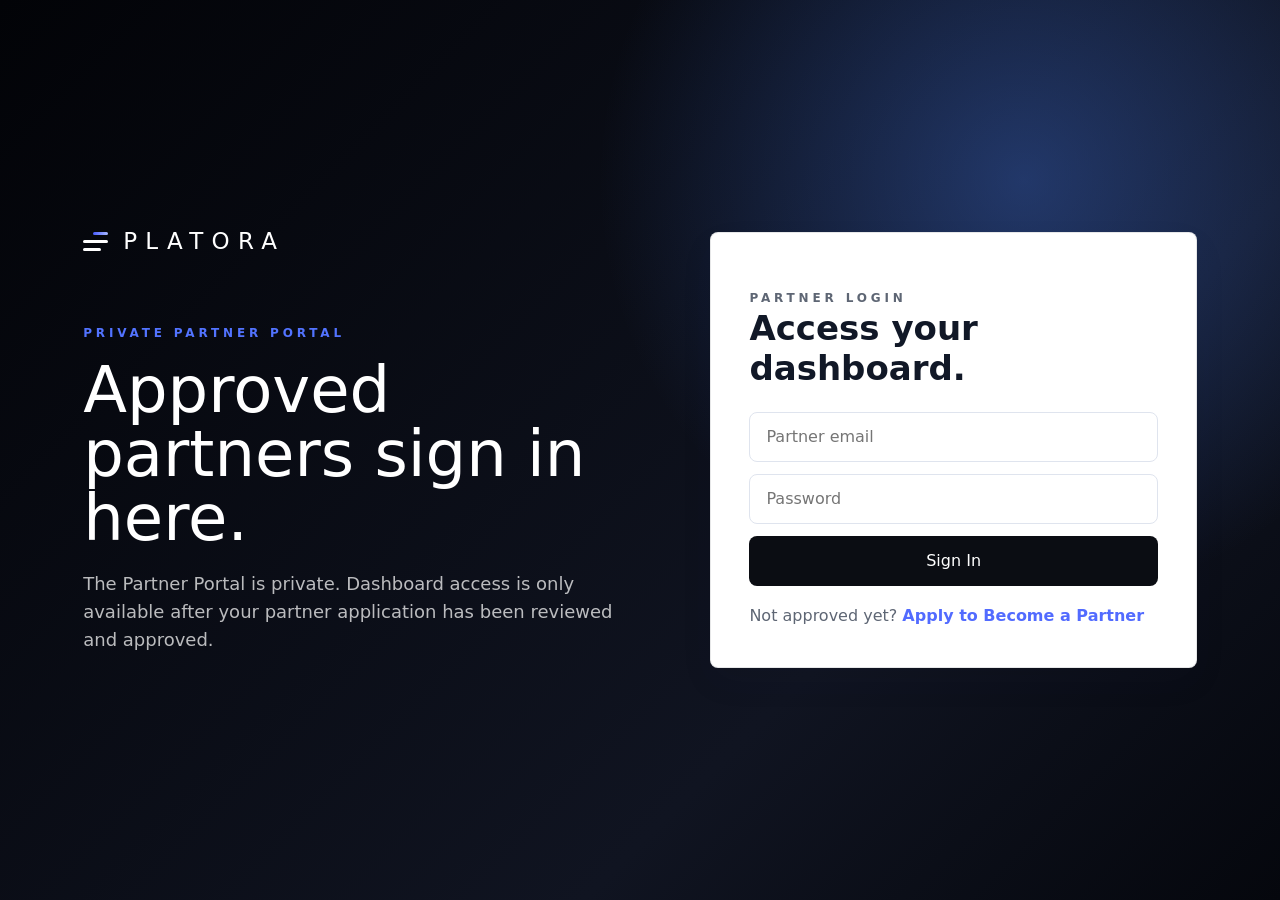
<file: partner-login.html>
<!doctype html>
<html lang="en">
  <head>
    <meta charset="UTF-8" />
    <meta name="viewport" content="width=device-width, initial-scale=1.0" />
    <title>Platora Partner Login</title>
    <link rel="icon" href="./assets/favicon.svg" type="image/svg+xml" />
    <link rel="stylesheet" href="./styles.css" />
    <link rel="stylesheet" href="./partner.css" />
  </head>
  <body class="partner-page">
    <main class="partner-auth-shell">
      <section class="partner-auth-brand">
        <a class="brand" href="./index.html" aria-label="Platora home">
          <span class="brand-mark" aria-hidden="true">
            <span></span><span></span><span></span>
          </span>
          <span>PLATORA</span>
        </a>
        <div>
          <p class="eyebrow">Private Partner Portal</p>
          <h1>Approved partners sign in here.</h1>
          <p>
            The Partner Portal is private. Dashboard access is only available after your
            partner application has been reviewed and approved.
          </p>
        </div>
      </section>

      <section class="partner-auth-card">
        <p class="section-kicker">Partner Login</p>
        <h2>Access your dashboard.</h2>
        <form data-partner-login>
          <input name="email" type="email" placeholder="Partner email" required />
          <input name="password" type="password" placeholder="Password" required />
          <button type="submit">Sign In</button>
        </form>
        <p>
          Not approved yet?
          <a href="./partner.html">Apply to Become a Partner</a>
        </p>
      </section>
    </main>

    <div class="toast" role="status" aria-live="polite" data-toast></div>
    <script src="./partner.js"></script>
  </body>
</html>
</file>
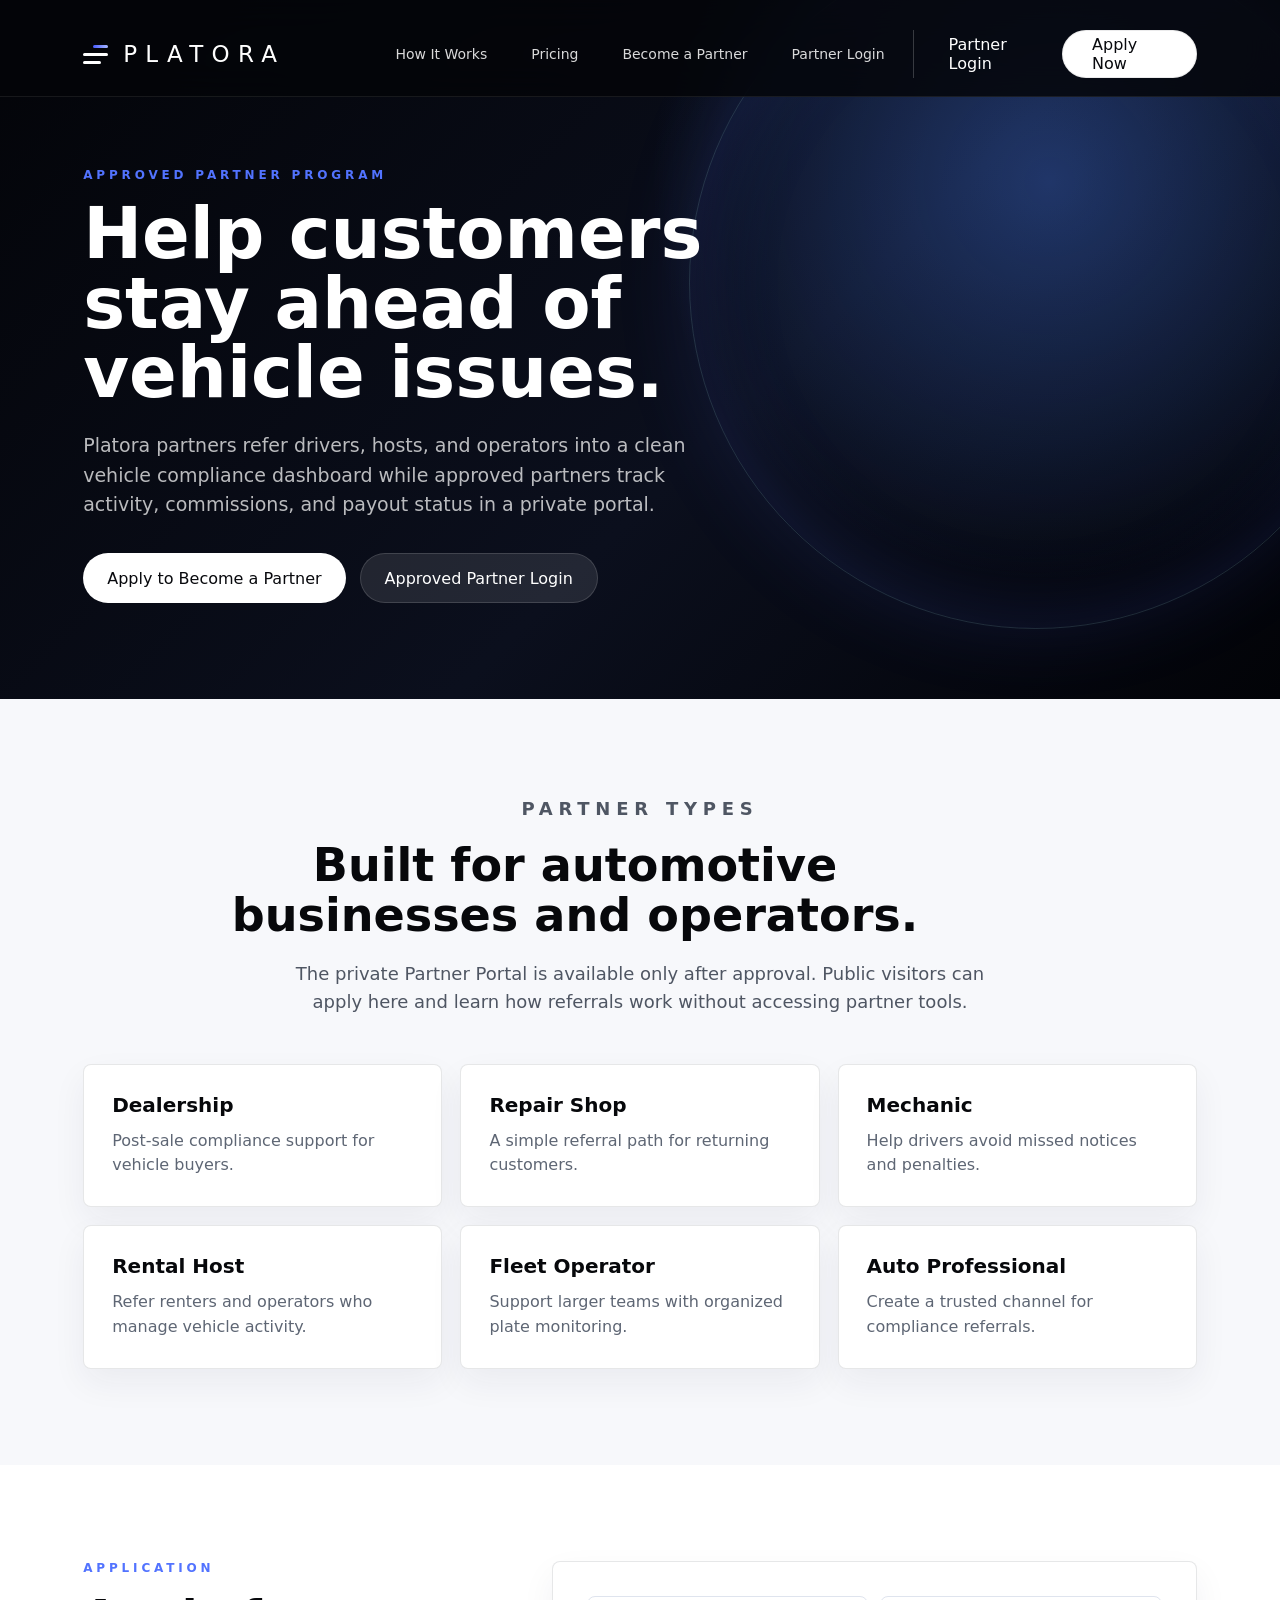
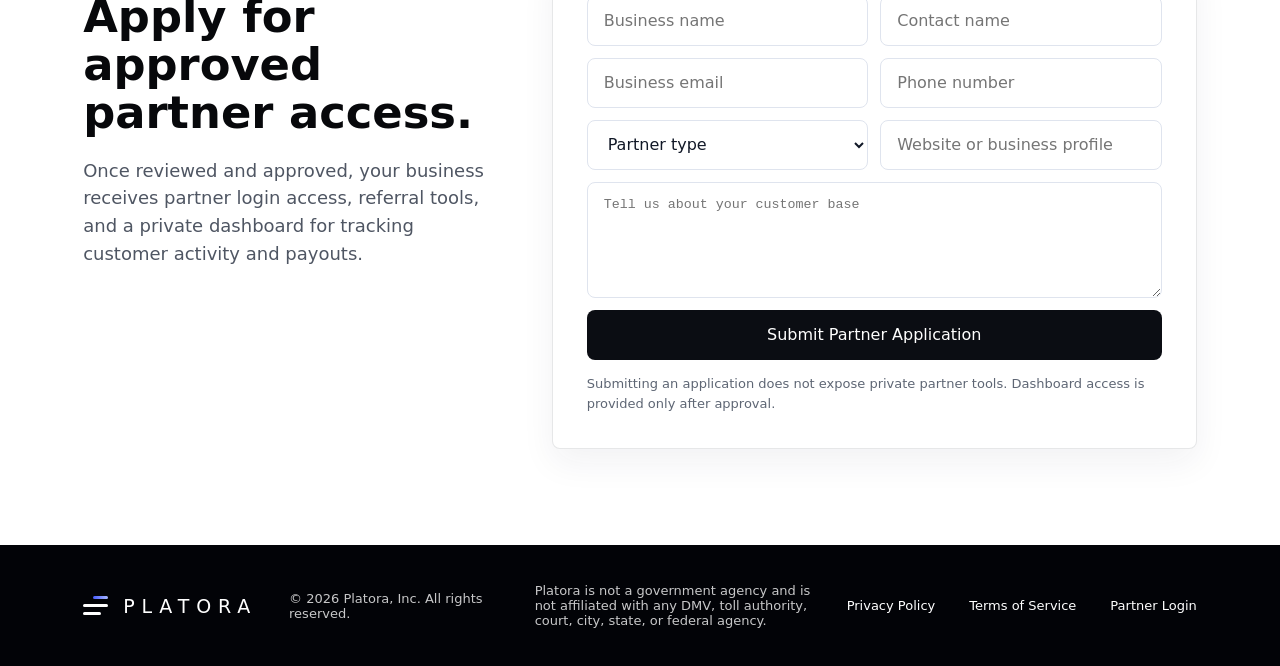
<file: partner.html>
<!doctype html>
<html lang="en">
  <head>
    <meta charset="UTF-8" />
    <meta name="viewport" content="width=device-width, initial-scale=1.0" />
    <title>Platora Partner Application</title>
    <link rel="icon" href="./assets/favicon.svg" type="image/svg+xml" />
    <link rel="stylesheet" href="./styles.css" />
    <link rel="stylesheet" href="./partner.css" />
  </head>
  <body class="partner-page">
    <header class="site-header partner-topbar" data-header>
      <a class="brand" href="./index.html" aria-label="Platora home">
        <span class="brand-mark" aria-hidden="true">
          <span></span><span></span><span></span>
        </span>
        <span>PLATORA</span>
      </a>

      <nav class="desktop-nav" aria-label="Partner navigation">
        <a href="./index.html#how">How It Works</a>
        <a href="./index.html#pricing">Pricing</a>
        <a href="./partner.html">Become a Partner</a>
        <a href="./partner-login.html">Partner Login</a>
      </nav>

      <div class="header-actions">
        <a class="ghost-button" href="./partner-login.html">Partner Login</a>
        <a class="light-button" href="#partner-application">Apply Now</a>
      </div>
    </header>

    <main>
      <section class="partner-hero">
        <div class="partner-hero-inner">
          <p class="eyebrow">Approved Partner Program</p>
          <h1>Help customers stay ahead of vehicle issues.</h1>
          <p>
            Platora partners refer drivers, hosts, and operators into a clean vehicle
            compliance dashboard while approved partners track activity, commissions, and
            payout status in a private portal.
          </p>
          <div class="partner-actions">
            <a class="partner-primary-link" href="#partner-application">Apply to Become a Partner</a>
            <a class="partner-secondary-link" href="./partner-login.html">Approved Partner Login</a>
          </div>
        </div>
      </section>

      <section class="partner-public-section">
        <div class="section-heading">
          <p class="section-kicker">Partner Types</p>
          <h2>Built for automotive businesses and operators.</h2>
          <p>
            The private Partner Portal is available only after approval. Public visitors can
            apply here and learn how referrals work without accessing partner tools.
          </p>
        </div>
        <div class="partner-type-grid">
          <article><strong>Dealership</strong><span>Post-sale compliance support for vehicle buyers.</span></article>
          <article><strong>Repair Shop</strong><span>A simple referral path for returning customers.</span></article>
          <article><strong>Mechanic</strong><span>Help drivers avoid missed notices and penalties.</span></article>
          <article><strong>Rental Host</strong><span>Refer renters and operators who manage vehicle activity.</span></article>
          <article><strong>Fleet Operator</strong><span>Support larger teams with organized plate monitoring.</span></article>
          <article><strong>Auto Professional</strong><span>Create a trusted channel for compliance referrals.</span></article>
        </div>
      </section>

      <section class="partner-application-section" id="partner-application">
        <div class="partner-application-copy">
          <p class="section-kicker">Application</p>
          <h2>Apply for approved partner access.</h2>
          <p>
            Once reviewed and approved, your business receives partner login access,
            referral tools, and a private dashboard for tracking customer activity and payouts.
          </p>
        </div>
        <form class="partner-application-form" data-partner-application>
          <input name="business" placeholder="Business name" required />
          <input name="contact" placeholder="Contact name" required />
          <input name="email" type="email" placeholder="Business email" required />
          <input name="phone" type="tel" placeholder="Phone number" required />
          <select name="type" required>
            <option value="">Partner type</option>
            <option>Dealership</option>
            <option>Repair Shop</option>
            <option>Mechanic</option>
            <option>Rental Host</option>
            <option>Fleet Operator</option>
            <option>Auto Professional</option>
          </select>
          <input name="website" placeholder="Website or business profile" />
          <textarea name="notes" placeholder="Tell us about your customer base"></textarea>
          <button type="submit">Submit Partner Application</button>
          <p class="partner-form-note">
            Submitting an application does not expose private partner tools. Dashboard access is
            provided only after approval.
          </p>
        </form>
      </section>
    </main>

    <footer class="footer">
      <a class="brand" href="./index.html" aria-label="Platora home">
        <span class="brand-mark" aria-hidden="true"><span></span><span></span><span></span></span>
        <span>PLATORA</span>
      </a>
      <p>© 2026 Platora, Inc. All rights reserved.</p>
      <p>
        Platora is not a government agency and is not affiliated with any DMV, toll authority,
        court, city, state, or federal agency.
      </p>
      <nav aria-label="Footer navigation">
        <a href="#">Privacy Policy</a>
        <a href="#">Terms of Service</a>
        <a href="./partner-login.html">Partner Login</a>
      </nav>
    </footer>

    <div class="toast" role="status" aria-live="polite" data-toast></div>
    <script src="./partner.js"></script>
  </body>
</html>
</file>
<file: styles.css>
:root {
  --ink: #07080b;
  --ink-2: #101218;
  --paper: #f7f8fb;
  --white: #ffffff;
  --muted: #6e7481;
  --soft: #e8ebf1;
  --line: rgba(18, 24, 35, 0.1);
  --blue: #4a83ff;
  --violet: #785dff;
  --cyan: #9bd6ff;
  --green: #21a67a;
  --red: #e96375;
  --amber: #b8751a;
  --radius: 8px;
  --shadow: 0 28px 70px rgba(20, 28, 46, 0.15);
  --font: Inter, ui-sans-serif, system-ui, -apple-system, BlinkMacSystemFont, "Segoe UI", sans-serif;
}

* {
  box-sizing: border-box;
}

html {
  scroll-behavior: smooth;
}

body {
  margin: 0;
  color: var(--ink);
  background: var(--paper);
  font-family: var(--font);
  letter-spacing: 0;
}

button,
input,
select {
  font: inherit;
}

button,
a {
  -webkit-tap-highlight-color: transparent;
}

a {
  color: inherit;
  text-decoration: none;
}

.site-header {
  position: fixed;
  z-index: 40;
  top: 0;
  left: 0;
  right: 0;
  display: grid;
  grid-template-columns: 1fr auto 1fr;
  align-items: center;
  gap: 28px;
  padding: 30px 6.5vw 18px;
  color: var(--white);
  transition: background 180ms ease, padding 180ms ease, border-color 180ms ease;
}

.site-header.scrolled {
  padding-top: 16px;
  padding-bottom: 16px;
  background: rgba(5, 6, 10, 0.78);
  border-bottom: 1px solid rgba(255, 255, 255, 0.08);
  backdrop-filter: blur(18px);
}

.brand {
  display: inline-flex;
  align-items: center;
  gap: 14px;
  min-width: max-content;
  font-size: 23px;
  font-weight: 500;
  letter-spacing: 0.36em;
}

.brand-mark {
  position: relative;
  display: inline-flex;
  flex-direction: column;
  gap: 5px;
  width: 26px;
}

.brand-mark span {
  display: block;
  height: 3px;
  border-radius: 999px;
  background: var(--white);
}

.brand-mark span:nth-child(1) {
  width: 15px;
  margin-left: 10px;
  background: linear-gradient(90deg, #485cff, #a8b8ff);
}

.brand-mark span:nth-child(2) {
  width: 25px;
}

.brand-mark span:nth-child(3) {
  width: 18px;
}

.brand-mark.small {
  width: 14px;
  gap: 3px;
}

.brand-mark.small span {
  height: 2px;
  background: #121620;
}

.brand-mark.small span:nth-child(1) {
  width: 8px;
  margin-left: 5px;
  background: #526bff;
}

.brand-mark.small span:nth-child(2) {
  width: 14px;
}

.brand-mark.small span:nth-child(3) {
  width: 10px;
}

.desktop-nav {
  display: flex;
  align-items: center;
  gap: 44px;
  font-size: 14px;
  color: rgba(255, 255, 255, 0.92);
  white-space: nowrap;
}

.desktop-nav a,
.nav-menu-button {
  opacity: 0.92;
  transition: opacity 160ms ease, color 160ms ease;
}

.desktop-nav a:hover,
.nav-menu-button:hover {
  opacity: 1;
  color: var(--cyan);
}

.nav-menu {
  position: relative;
}

.nav-menu-button {
  display: flex;
  align-items: center;
  gap: 7px;
  color: inherit;
  background: transparent;
  border: 0;
  cursor: pointer;
}

.nav-menu-button svg {
  width: 14px;
  height: 14px;
  fill: none;
  stroke: currentColor;
  stroke-width: 2;
}

.nav-popover {
  position: absolute;
  top: 30px;
  left: -16px;
  display: none;
  min-width: 210px;
  padding: 10px;
  color: var(--ink);
  background: rgba(255, 255, 255, 0.94);
  border: 1px solid rgba(255, 255, 255, 0.24);
  border-radius: var(--radius);
  box-shadow: 0 18px 45px rgba(0, 0, 0, 0.25);
  backdrop-filter: blur(18px);
}

.nav-popover.open {
  display: grid;
  gap: 2px;
}

.nav-popover a {
  padding: 10px 12px;
  border-radius: 6px;
}

.nav-popover a:hover {
  background: #eef3ff;
  color: var(--ink);
}

.header-actions {
  justify-self: end;
  display: flex;
  align-items: center;
  gap: 20px;
  padding-left: 35px;
  border-left: 1px solid rgba(255, 255, 255, 0.2);
}

.ghost-button,
.light-button,
.plate-search button,
.price-card button,
.support-form button,
.modal-card button[type="submit"],
.table-head button {
  border: 0;
  cursor: pointer;
  transition: transform 160ms ease, box-shadow 160ms ease, background 160ms ease;
}

.ghost-button {
  color: var(--white);
  background: transparent;
}

.light-button {
  min-height: 48px;
  padding: 0 30px;
  color: #08090d;
  background: var(--white);
  border-radius: 999px;
  box-shadow: inset 0 0 0 1px rgba(8, 9, 13, 0.08);
}

.light-button:hover,
.plate-search button:hover,
.price-card button:hover,
.support-form button:hover,
.modal-card button[type="submit"]:hover,
.table-head button:hover {
  transform: translateY(-1px);
  box-shadow: 0 14px 30px rgba(45, 80, 170, 0.18);
}

.mobile-toggle,
.mobile-nav {
  display: none;
}

.hero {
  position: relative;
  min-height: 682px;
  padding: 148px 6.5vw 96px;
  color: var(--white);
  overflow: hidden;
  background: #020307;
}

.hero-bg {
  position: absolute;
  inset: 0;
  background:
    linear-gradient(90deg, rgba(2, 3, 7, 1) 0%, rgba(2, 3, 7, 0.88) 32%, rgba(2, 3, 7, 0.24) 68%, rgba(2, 3, 7, 0.36) 100%),
    linear-gradient(180deg, rgba(2, 3, 7, 0.2), rgba(2, 3, 7, 0.92)),
    url("./assets/orbital-hero.png") center right / cover no-repeat;
  transform: scale(1.02);
}

.hero::after {
  content: "";
  position: absolute;
  inset: auto 0 0;
  height: 120px;
  background: linear-gradient(180deg, rgba(2, 3, 7, 0), #020307 68%);
  pointer-events: none;
}

.hero-content {
  position: relative;
  z-index: 1;
  max-width: 820px;
}

.eyebrow,
.section-kicker {
  margin: 0 0 18px;
  color: #5273ff;
  font-size: 12px;
  font-weight: 700;
  letter-spacing: 0.32em;
  text-transform: uppercase;
}

.hero .eyebrow {
  color: rgba(154, 183, 255, 0.9);
}

h1,
h2,
h3,
p {
  margin-top: 0;
}

h1 {
  margin-bottom: 23px;
  font-size: clamp(48px, 6.1vw, 78px);
  line-height: 0.99;
  font-weight: 520;
  letter-spacing: 0;
}

h1 span {
  background: linear-gradient(90deg, #58a3ff 0%, #8b5dff 76%);
  -webkit-background-clip: text;
  background-clip: text;
  color: transparent;
}

.hero-copy {
  max-width: 620px;
  margin-bottom: 30px;
  color: rgba(255, 255, 255, 0.73);
  font-size: 20px;
  line-height: 1.45;
}

.plate-search {
  display: grid;
  grid-template-columns: minmax(250px, 1.25fr) minmax(160px, 0.62fr) auto;
  align-items: center;
  width: min(820px, 100%);
  min-height: 78px;
  padding: 12px;
  background: rgba(255, 255, 255, 0.07);
  border: 1px solid rgba(255, 255, 255, 0.07);
  border-radius: 12px;
  box-shadow: 0 22px 55px rgba(0, 0, 0, 0.28);
  backdrop-filter: blur(20px);
}

.plate-field,
.state-field {
  display: flex;
  align-items: center;
  min-height: 54px;
}

.plate-field {
  gap: 18px;
  padding: 0 20px;
}

.plate-field svg,
.secure-note svg {
  flex: 0 0 auto;
  width: 24px;
  height: 24px;
  fill: none;
  stroke: currentColor;
  stroke-width: 1.7;
}

.plate-field input,
.state-field select {
  width: 100%;
  color: var(--white);
  background: transparent;
  border: 0;
  outline: 0;
}

.plate-field input::placeholder {
  color: rgba(255, 255, 255, 0.68);
}

.state-field {
  padding: 0 24px;
  border-left: 1px solid rgba(255, 255, 255, 0.16);
}

.state-field select {
  appearance: none;
  background-image:
    linear-gradient(45deg, transparent 50%, rgba(255, 255, 255, 0.85) 50%),
    linear-gradient(135deg, rgba(255, 255, 255, 0.85) 50%, transparent 50%);
  background-position: calc(100% - 12px) 22px, calc(100% - 7px) 22px;
  background-size: 5px 5px, 5px 5px;
  background-repeat: no-repeat;
}

.state-field option {
  color: var(--ink);
}

.plate-search button {
  min-height: 54px;
  padding: 0 32px;
  color: #090a0f;
  background: var(--white);
  border-radius: 12px;
  white-space: nowrap;
}

.secure-note {
  display: flex;
  align-items: center;
  gap: 10px;
  margin: 18px 0 0;
  color: rgba(255, 255, 255, 0.58);
  font-size: 14px;
}

.secure-note svg {
  width: 18px;
  height: 18px;
}

.preview-band {
  padding: 58px 6.5vw 40px;
  background: #f8f9fb;
}

.section-grid {
  display: grid;
  grid-template-columns: minmax(320px, 0.86fr) minmax(560px, 1.48fr);
  gap: 58px;
  align-items: center;
  max-width: 1540px;
  margin: 0 auto;
}

.section-copy h2,
.section-heading h2,
.autopay-panel h2,
.support-card h2 {
  max-width: 720px;
  margin-bottom: 20px;
  font-size: clamp(34px, 3.6vw, 50px);
  line-height: 1.07;
  font-weight: 650;
  letter-spacing: 0;
}

.section-copy > p:not(.section-kicker),
.section-heading p,
.autopay-panel p,
.support-card p {
  color: #4f5663;
  font-size: 18px;
  line-height: 1.55;
}

.feature-row {
  display: grid;
  grid-template-columns: repeat(4, 1fr);
  gap: 24px;
  margin-top: 50px;
}

.feature-row article {
  min-width: 0;
}

.feature-icon {
  position: relative;
  display: grid;
  place-items: center;
  width: 48px;
  height: 48px;
  margin-bottom: 20px;
  color: #11151d;
  background: #fff;
  border-radius: 999px;
  box-shadow: 0 10px 22px rgba(25, 32, 48, 0.07);
}

.feature-icon::before,
.feature-icon::after {
  content: "";
  position: absolute;
  border-color: currentColor;
}

.list-icon::before {
  width: 16px;
  height: 13px;
  border-top: 2px solid;
  border-bottom: 2px solid;
}

.list-icon::after {
  width: 3px;
  height: 3px;
  left: 14px;
  top: 15px;
  border-radius: 50%;
  background: currentColor;
  box-shadow: 0 7px 0 currentColor, 0 14px 0 currentColor;
}

.monitor-icon::before {
  width: 18px;
  height: 14px;
  border: 2px solid;
  border-radius: 2px;
}

.monitor-icon::after {
  width: 12px;
  height: 2px;
  bottom: 12px;
  background: currentColor;
}

.card-icon::before {
  width: 20px;
  height: 15px;
  border: 2px solid;
  border-radius: 3px;
}

.card-icon::after {
  width: 18px;
  height: 2px;
  top: 18px;
  background: currentColor;
}

.shield-icon::before {
  width: 18px;
  height: 21px;
  border: 2px solid;
  border-radius: 10px 10px 13px 13px;
  transform: rotate(45deg) scaleX(0.8);
}

.feature-row h3 {
  margin-bottom: 8px;
  font-size: 15px;
  font-weight: 700;
}

.feature-row p {
  margin: 0;
  color: #4f5663;
  font-size: 14px;
  line-height: 1.45;
}

.dashboard-shell {
  display: grid;
  grid-template-columns: 170px 1fr;
  min-height: 395px;
  overflow: hidden;
  background: #fff;
  border: 1px solid rgba(15, 20, 32, 0.07);
  border-radius: 8px;
  box-shadow: var(--shadow);
}

.dash-sidebar {
  display: flex;
  flex-direction: column;
  gap: 4px;
  padding: 19px 14px;
  background: #f7f8fb;
  border-right: 1px solid rgba(15, 20, 32, 0.07);
}

.mini-brand {
  display: inline-flex;
  align-items: center;
  gap: 8px;
  margin-bottom: 18px;
  color: #1b2230;
  font-size: 11px;
  letter-spacing: 0.25em;
}

.dash-sidebar a {
  padding: 9px 12px;
  color: #535c69;
  border-radius: 6px;
  font-size: 12px;
}

.dash-sidebar a.active {
  color: #1b2d68;
  background: #e9eeff;
}

.dash-bottom {
  display: grid;
  gap: 4px;
  margin-top: auto;
}

.dash-main {
  min-width: 0;
  padding: 28px 32px 24px;
}

.metric-row {
  display: grid;
  grid-template-columns: repeat(4, 1fr);
  gap: 18px;
  margin-bottom: 26px;
}

.metric-row article {
  min-width: 0;
  padding: 20px 18px 15px;
  background: #fff;
  border: 1px solid rgba(16, 24, 40, 0.06);
  border-radius: 8px;
  box-shadow: 0 10px 24px rgba(25, 32, 48, 0.07);
}

.metric-row span {
  display: block;
  margin-bottom: 8px;
  color: #7f8793;
  font-size: 11px;
}

.metric-row strong {
  display: block;
  margin-bottom: 9px;
  font-size: 21px;
}

.metric-row a {
  float: right;
  color: #546ad9;
  font-size: 10px;
}

.active-text {
  color: var(--green);
}

.table-head {
  display: flex;
  align-items: center;
  justify-content: space-between;
  margin-bottom: 10px;
}

.table-head h3 {
  margin: 0;
  font-size: 15px;
}

.table-head button {
  min-height: 30px;
  padding: 0 12px;
  color: #fff;
  background: #111827;
  border-radius: 6px;
  font-size: 12px;
}

.activity-table {
  display: grid;
  min-width: 700px;
}

.table-row {
  display: grid;
  grid-template-columns: 1.5fr 0.75fr 0.5fr 0.95fr 0.7fr 0.85fr 56px;
  align-items: center;
  gap: 12px;
  min-height: 35px;
  border-bottom: 1px solid rgba(16, 24, 40, 0.08);
  font-size: 12px;
}

.table-labels {
  min-height: 30px;
  color: #8b93a0;
  font-size: 11px;
}

.table-row button {
  height: 24px;
  color: #425dc8;
  background: #fff;
  border: 1px solid #dce2ef;
  border-radius: 5px;
  font-size: 11px;
}

.table-row b {
  display: inline-flex;
  align-items: center;
  min-height: 20px;
  padding: 0 8px;
  border-radius: 999px;
  font-size: 10px;
  font-weight: 600;
}

.due {
  color: #d9586b;
  background: #fff0f2;
}

.action {
  color: #9b691d;
  background: #fff5df;
}

.urgent {
  color: #c93f56;
  background: #ffe8ed;
}

.view-all {
  display: inline-block;
  margin-top: 18px;
  color: #5269dc;
  font-size: 13px;
}

.workflow,
.pricing-section,
.partner-section,
.support-section,
.autopay-section {
  padding: 100px 6.5vw;
}

.workflow {
  background: #fff;
}

.section-heading {
  max-width: 850px;
  margin: 0 auto 48px;
  text-align: center;
}

.section-heading p:not(.section-kicker) {
  margin-left: auto;
  margin-right: auto;
  max-width: 720px;
}

.step-grid,
.pricing-grid,
.partner-grid {
  display: grid;
  max-width: 1220px;
  margin: 0 auto;
  gap: 18px;
}

.step-grid {
  grid-template-columns: repeat(4, 1fr);
}

.step-grid article,
.price-card,
.partner-grid article,
.autopay-panel,
.support-card {
  border: 1px solid var(--line);
  border-radius: var(--radius);
  background: #fff;
}

.step-grid article {
  padding: 28px;
}

.step-grid span {
  display: inline-flex;
  margin-bottom: 28px;
  color: #526bff;
  font-size: 13px;
  font-weight: 700;
}

.step-grid h3,
.price-card h3 {
  margin-bottom: 12px;
  font-size: 22px;
}

.step-grid p,
.price-card li,
.partner-grid span {
  color: #5e6674;
  line-height: 1.55;
}

.pricing-section {
  background: #f4f6fa;
}

.pricing-grid {
  grid-template-columns: repeat(3, 1fr);
  align-items: stretch;
}

.price-card {
  padding: 32px;
  box-shadow: 0 14px 34px rgba(30, 39, 60, 0.06);
}

.price-card.featured {
  color: #fff;
  background: #090b12;
  border-color: rgba(255, 255, 255, 0.12);
  box-shadow: 0 28px 60px rgba(9, 11, 18, 0.22);
}

.price-card > p {
  color: #526bff;
  font-size: 13px;
  font-weight: 700;
}

.price-card.featured > p,
.price-card.featured li {
  color: rgba(255, 255, 255, 0.74);
}

.price {
  margin: 28px 0;
  font-size: 52px;
  font-weight: 720;
  letter-spacing: 0;
}

.price span {
  display: block;
  margin-top: 6px;
  color: #6d7481;
  font-size: 15px;
  font-weight: 500;
}

.price-card.featured .price span {
  color: rgba(255, 255, 255, 0.62);
}

.price-card ul {
  display: grid;
  gap: 12px;
  min-height: 164px;
  margin: 0 0 30px;
  padding: 0;
  list-style: none;
}

.price-card li {
  position: relative;
  padding-left: 22px;
}

.price-card li::before {
  content: "";
  position: absolute;
  left: 0;
  top: 10px;
  width: 7px;
  height: 7px;
  border-radius: 50%;
  background: #526bff;
}

.price-card button {
  width: 100%;
  min-height: 48px;
  color: #fff;
  background: #111827;
  border-radius: 8px;
}

.price-card.featured button {
  color: #08090d;
  background: #fff;
}

.pricing-note {
  max-width: 1220px;
  margin: 20px auto 0;
  color: #6c7280;
  font-size: 14px;
}

.autopay-section {
  background: #fff;
}

.autopay-panel {
  display: grid;
  grid-template-columns: 0.95fr 1.05fr;
  gap: 48px;
  align-items: center;
  max-width: 1220px;
  margin: 0 auto;
  padding: 48px;
  color: #fff;
  background:
    radial-gradient(circle at 88% 16%, rgba(73, 116, 255, 0.5), transparent 34%),
    linear-gradient(135deg, #080a10, #121622 68%, #0a0f1f);
  border-color: rgba(255, 255, 255, 0.08);
}

.autopay-panel .section-kicker {
  color: #9db7ff;
}

.autopay-panel p {
  color: rgba(255, 255, 255, 0.72);
}

.rule-list {
  display: grid;
  grid-template-columns: repeat(2, 1fr);
  gap: 14px;
}

.rule-list span {
  padding: 18px;
  color: rgba(255, 255, 255, 0.86);
  background: rgba(255, 255, 255, 0.08);
  border: 1px solid rgba(255, 255, 255, 0.08);
  border-radius: 8px;
}

.partner-section {
  background: #f7f8fb;
}

.partner-grid {
  grid-template-columns: repeat(4, 1fr);
}

.partner-grid article {
  display: grid;
  gap: 14px;
  padding: 30px;
}

.partner-grid strong {
  font-size: 20px;
}

.support-section {
  background: #fff;
}

.support-card {
  display: grid;
  grid-template-columns: 0.9fr 1.1fr;
  gap: 56px;
  align-items: center;
  max-width: 1120px;
  margin: 0 auto;
  padding: 46px;
  background: #f9fafc;
}

.support-form,
.modal-card {
  display: grid;
  gap: 12px;
}

.support-form {
  grid-template-columns: 1fr 1fr;
}

.support-form select,
.support-form button {
  grid-column: span 2;
}

.support-form input,
.support-form select,
.modal-card input,
.modal-card select {
  width: 100%;
  min-height: 50px;
  padding: 0 16px;
  color: #111827;
  background: #fff;
  border: 1px solid #dfe4ee;
  border-radius: 8px;
  outline: 0;
}

.support-form input:focus,
.support-form select:focus,
.modal-card input:focus,
.modal-card select:focus {
  border-color: #7d94ff;
  box-shadow: 0 0 0 4px rgba(82, 107, 255, 0.1);
}

.support-form button,
.modal-card button[type="submit"] {
  min-height: 52px;
  color: #fff;
  background: #0b0d13;
  border-radius: 8px;
}

.footer {
  display: grid;
  grid-template-columns: auto auto minmax(280px, 1fr) auto;
  gap: 32px;
  align-items: center;
  padding: 38px 6.5vw;
  color: rgba(255, 255, 255, 0.78);
  background: #020307;
  font-size: 13px;
}

.footer .brand {
  color: #fff;
  font-size: 19px;
}

.footer p {
  margin: 0;
}

.footer nav {
  display: flex;
  gap: 34px;
  color: #fff;
}

.toast {
  position: fixed;
  z-index: 80;
  left: 50%;
  bottom: 26px;
  max-width: calc(100vw - 32px);
  padding: 14px 18px;
  color: #fff;
  background: rgba(6, 8, 13, 0.9);
  border: 1px solid rgba(255, 255, 255, 0.12);
  border-radius: 8px;
  box-shadow: 0 16px 40px rgba(0, 0, 0, 0.28);
  opacity: 0;
  transform: translate(-50%, 18px);
  pointer-events: none;
  transition: opacity 180ms ease, transform 180ms ease;
}

.toast.show {
  opacity: 1;
  transform: translate(-50%, 0);
}

.modal {
  width: min(520px, calc(100vw - 32px));
  padding: 0;
  border: 0;
  border-radius: 12px;
  box-shadow: 0 36px 80px rgba(0, 0, 0, 0.36);
}

.modal::backdrop {
  background: rgba(4, 6, 12, 0.64);
  backdrop-filter: blur(8px);
}

.modal-card {
  position: relative;
  padding: 34px;
  background: #fff;
}

.modal-card h2 {
  margin-bottom: 10px;
  font-size: 32px;
  line-height: 1.08;
}

.modal-close {
  position: absolute;
  top: 14px;
  right: 14px;
  width: 34px;
  height: 34px;
  color: #5d6572;
  background: #f0f2f6;
  border: 0;
  border-radius: 50%;
  cursor: pointer;
  font-size: 22px;
  line-height: 1;
}

.check-line {
  display: grid;
  grid-template-columns: auto 1fr;
  gap: 10px;
  align-items: start;
  color: #4f5663;
  font-size: 13px;
  line-height: 1.45;
}

.check-line input {
  width: 16px;
  min-height: 16px;
  margin-top: 2px;
}

.result-list {
  display: grid;
  gap: 10px;
  margin: 16px 0;
}

.result-list span {
  display: flex;
  justify-content: space-between;
  gap: 18px;
  padding: 13px 14px;
  background: #f5f7fb;
  border: 1px solid #e7ebf3;
  border-radius: 8px;
}

@media (max-width: 1180px) {
  .site-header {
    grid-template-columns: auto 1fr auto;
  }

  .desktop-nav {
    display: none;
  }

  .header-actions {
    justify-self: end;
  }

  .section-grid {
    grid-template-columns: 1fr;
  }

  .dashboard-shell {
    overflow-x: auto;
  }

  .feature-row,
  .step-grid,
  .partner-grid {
    grid-template-columns: repeat(2, 1fr);
  }

  .footer {
    grid-template-columns: 1fr;
  }
}

@media (max-width: 780px) {
  .site-header {
    padding: 22px 22px 14px;
  }

  .brand {
    font-size: 17px;
    letter-spacing: 0.28em;
  }

  .header-actions {
    display: none;
  }

  .mobile-toggle {
    justify-self: end;
    display: grid;
    gap: 6px;
    width: 42px;
    height: 42px;
    place-content: center;
    color: #fff;
    background: rgba(255, 255, 255, 0.08);
    border: 1px solid rgba(255, 255, 255, 0.12);
    border-radius: 999px;
  }

  .mobile-toggle span {
    display: block;
    width: 18px;
    height: 2px;
    background: currentColor;
  }

  .mobile-nav.open {
    position: fixed;
    z-index: 35;
    top: 74px;
    left: 16px;
    right: 16px;
    display: grid;
    gap: 4px;
    padding: 14px;
    color: #fff;
    background: rgba(7, 8, 12, 0.92);
    border: 1px solid rgba(255, 255, 255, 0.1);
    border-radius: 10px;
    backdrop-filter: blur(18px);
  }

  .mobile-nav a,
  .mobile-nav button {
    padding: 13px 14px;
    color: inherit;
    text-align: left;
    background: transparent;
    border: 0;
    border-radius: 6px;
  }

  .hero {
    min-height: auto;
    padding: 124px 22px 70px;
  }

  .hero-bg {
    background:
      linear-gradient(90deg, rgba(2, 3, 7, 1) 0%, rgba(2, 3, 7, 0.72) 48%, rgba(2, 3, 7, 0.34) 100%),
      linear-gradient(180deg, rgba(2, 3, 7, 0.18), rgba(2, 3, 7, 0.92)),
      url("./assets/orbital-hero.png") 64% top / cover no-repeat;
  }

  h1 {
    font-size: 46px;
  }

  .hero-copy {
    font-size: 17px;
  }

  .plate-search {
    grid-template-columns: 1fr;
    padding: 10px;
  }

  .plate-field,
  .state-field {
    border-left: 0;
    border-bottom: 1px solid rgba(255, 255, 255, 0.12);
  }

  .plate-search button {
    margin-top: 10px;
  }

  .preview-band,
  .workflow,
  .pricing-section,
  .partner-section,
  .support-section,
  .autopay-section {
    padding: 64px 22px;
  }

  .feature-row,
  .step-grid,
  .pricing-grid,
  .partner-grid,
  .autopay-panel,
  .support-card,
  .support-form {
    grid-template-columns: 1fr;
  }

  .support-form select,
  .support-form button {
    grid-column: auto;
  }

  .dashboard-shell {
    grid-template-columns: 122px minmax(720px, 1fr);
    margin-left: -8px;
    margin-right: -8px;
  }

  .dash-main {
    padding: 22px;
  }

  .metric-row {
    grid-template-columns: repeat(4, 155px);
  }

  .autopay-panel,
  .support-card,
  .price-card {
    padding: 28px;
  }

  .rule-list {
    grid-template-columns: 1fr;
  }

  .footer nav {
    flex-wrap: wrap;
    gap: 18px;
  }
}

@media (max-width: 430px) {
  .brand {
    gap: 10px;
    font-size: 15px;
    letter-spacing: 0.22em;
  }

  h1 {
    font-size: 40px;
  }

  .section-copy h2,
  .section-heading h2,
  .autopay-panel h2,
  .support-card h2 {
    font-size: 31px;
  }
}
</file>
<file: customer.css>
.customer-dashboard-page {
  min-height: 100vh;
  display: grid;
  grid-template-columns: 176px minmax(0, 1fr);
  color: #1f2633;
  background: linear-gradient(135deg, #eef2f7, #f8f9fb);
  overflow: auto;
}

.customer-sidebar {
  min-height: 100vh;
  display: flex;
  flex-direction: column;
  gap: 28px;
  padding: 24px 16px 22px;
  background: rgba(255, 255, 255, 0.72);
  border-right: 1px solid rgba(18, 24, 35, 0.08);
}

.customer-sidebar .brand {
  color: #111827;
  font-size: 13px;
  letter-spacing: 0.24em;
}

.customer-sidebar .brand-mark span {
  background: #111827;
}

.customer-sidebar .brand-mark span:nth-child(1) {
  background: #526bff;
}

.customer-sidebar nav,
.customer-sidebar-bottom {
  display: grid;
  gap: 6px;
}

.customer-sidebar nav button,
.customer-sidebar-bottom button,
.customer-sidebar-bottom a {
  padding: 11px 13px;
  color: #68707d;
  text-align: left;
  background: transparent;
  border: 0;
  border-radius: 7px;
  font-size: 14px;
  cursor: pointer;
}

.customer-sidebar nav button.active,
.customer-sidebar nav button:hover,
.customer-sidebar-bottom button.active,
.customer-sidebar-bottom button:hover,
.customer-sidebar-bottom a:hover {
  color: #1b2d68;
  background: #edf1ff;
}

.customer-sidebar-bottom {
  margin-top: auto;
}

.customer-main {
  min-width: 0;
  min-height: 100vh;
  padding: 22px;
}

.customer-dashboard-card {
  min-height: calc(100vh - 44px);
  min-height: 600px;
  display: grid;
  grid-template-rows: auto minmax(0, 1fr);
  gap: 14px;
  padding: 22px;
  background: rgba(255, 255, 255, 0.88);
  border: 1px solid rgba(18, 24, 35, 0.08);
  border-radius: 8px;
  box-shadow: 0 24px 70px rgba(20, 28, 46, 0.12);
}

.customer-header {
  display: flex;
  align-items: center;
  justify-content: space-between;
  gap: 18px;
}

.customer-header .section-kicker {
  margin-bottom: 8px;
}

.customer-header h1 {
  margin: 0;
  font-size: 30px;
  line-height: 1;
}

.customer-account-pill {
  padding: 10px 14px;
  color: #4f5663;
  background: #f7f8fb;
  border: 1px solid #e4e8f0;
  border-radius: 999px;
  font-size: 13px;
}

.customer-metrics {
  display: grid;
  grid-template-columns: repeat(4, minmax(0, 1fr));
  gap: 12px;
}

.customer-metrics article,
.customer-panel {
  background: #fff;
  border: 1px solid rgba(18, 24, 35, 0.08);
  border-radius: 8px;
  box-shadow: 0 10px 26px rgba(30, 39, 60, 0.06);
}

.customer-metrics article {
  min-height: 104px;
  padding: 16px;
}

.customer-metrics span {
  display: block;
  margin-bottom: 8px;
  color: #7a828f;
  font-size: 13px;
  line-height: 1.18;
}

.customer-metrics strong {
  display: block;
  margin-bottom: 8px;
  color: #252c3a;
  font-size: clamp(24px, 2.2vw, 34px);
  line-height: 1;
}

.customer-metrics button,
.customer-view-all {
  color: #526bff;
  text-align: left;
  background: transparent;
  border: 0;
  padding: 0;
  font-size: 13px;
  cursor: pointer;
}

.customer-view {
  min-height: 0;
  display: none;
}

.customer-view.active {
  display: grid;
  gap: 14px;
}

.customer-workspace {
  min-height: 0;
  display: grid;
  grid-template-columns: minmax(0, 1.62fr) minmax(330px, 0.88fr);
  gap: 14px;
}

.customer-panel {
  min-width: 0;
  padding: 16px;
}

.customer-activity-panel {
  min-height: 0;
  display: grid;
  grid-template-rows: auto minmax(0, 1fr) auto;
}

.customer-panel-head {
  display: flex;
  align-items: center;
  justify-content: space-between;
  gap: 16px;
  margin-bottom: 12px;
}

.customer-panel-head .section-kicker,
.compact-panel .section-kicker {
  margin-bottom: 6px;
}

.customer-panel h2 {
  margin: 0;
  color: #252c3a;
  font-size: 20px;
  line-height: 1.18;
}

.customer-panel-head button,
.customer-data-row button {
  cursor: pointer;
  border-radius: 7px;
}

.customer-panel-head button {
  min-height: 38px;
  padding: 0 16px;
  color: #fff;
  background: #1b2230;
  border: 0;
}

.customer-data-table {
  min-width: 0;
  overflow: hidden;
}

.customer-data-row {
  display: grid;
  grid-template-columns: minmax(150px, 1.55fr) 0.8fr 0.55fr 1fr 0.7fr 0.9fr 58px;
  gap: 12px;
  align-items: center;
  min-height: 38px;
  border-bottom: 1px solid rgba(18, 24, 35, 0.08);
  font-size: 13px;
}

.customer-data-row.labels {
  min-height: 30px;
  color: #8b93a0;
  font-size: 13px;
}

.customer-data-row button {
  min-height: 26px;
  color: #425dc8;
  background: #fff;
  border: 1px solid #dce2ef;
  font-size: 12px;
}

.customer-view-all {
  align-self: end;
  display: inline-block;
  margin-top: 14px;
}

.customer-side-panels {
  min-height: 0;
  display: grid;
  grid-template-columns: repeat(2, minmax(0, 1fr));
  gap: 10px;
}

.compact-panel {
  padding: 13px;
}

.compact-panel h2 {
  margin-bottom: 9px;
  font-size: 15px;
}

.customer-vehicle-grid,
.customer-list,
.customer-settings {
  display: grid;
  gap: 8px;
}

.customer-vehicle-grid.expanded,
.customer-list.expanded,
.customer-settings.expanded,
.customer-profile-grid {
  display: grid;
  grid-template-columns: repeat(2, minmax(0, 1fr));
  gap: 10px;
}

.customer-vehicle-grid article,
.customer-list span,
.customer-settings label,
.customer-profile-grid span,
.customer-help-copy {
  padding: 8px;
  color: #4f5663;
  background: #f7f8fb;
  border: 1px solid #e7ebf3;
  border-radius: 7px;
  font-size: 11px;
  line-height: 1.3;
}

.customer-vehicle-grid article {
  display: grid;
  grid-template-columns: 1fr auto;
  gap: 2px 8px;
}

.customer-vehicle-grid strong {
  color: #111827;
  font-size: 14px;
}

.customer-vehicle-grid span {
  color: #7a828f;
}

.customer-vehicle-grid b {
  grid-column: span 2;
  color: #526bff;
  font-size: 12px;
}

.customer-list b {
  color: #111827;
}

.customer-settings label {
  display: flex;
  align-items: center;
  gap: 8px;
}

.customer-profile-grid {
  margin-top: 12px;
}

.customer-profile-grid b {
  display: block;
  margin-bottom: 4px;
  color: #111827;
}

.customer-help-copy {
  margin: 0;
}

@media (max-width: 1180px) {
  .customer-dashboard-page {
    grid-template-columns: 1fr;
    overflow: auto;
  }

  .customer-sidebar {
    min-height: auto;
  }

  .customer-sidebar nav {
    grid-template-columns: repeat(4, 1fr);
  }

  .customer-sidebar-bottom {
    grid-template-columns: repeat(2, 1fr);
    margin-top: 0;
  }

  .customer-dashboard-card {
    min-height: auto;
  }
}

@media (max-width: 900px) {
  .customer-metrics,
  .customer-workspace,
  .customer-side-panels,
  .customer-vehicle-grid.expanded,
  .customer-list.expanded,
  .customer-settings.expanded,
  .customer-profile-grid {
    grid-template-columns: 1fr;
  }

  .customer-data-table {
    overflow-x: auto;
  }

  .customer-data-row {
    min-width: 820px;
  }
}

@media (max-width: 680px) {
  .customer-main {
    padding: 18px;
  }

  .customer-dashboard-card {
    min-height: 0;
    padding: 18px;
  }

  .customer-header,
  .customer-panel-head {
    align-items: flex-start;
    flex-direction: column;
  }

  .customer-sidebar nav {
    grid-template-columns: repeat(2, 1fr);
  }
}
</file>
<file: partner.css>
.partner-page {
  background: #f7f8fb;
}

.partner-topbar {
  background: rgba(4, 5, 9, 0.84);
  border-bottom: 1px solid rgba(255, 255, 255, 0.08);
  backdrop-filter: blur(18px);
}

.partner-topbar .ghost-button,
.partner-topbar .light-button {
  display: inline-flex;
  align-items: center;
}

.partner-hero {
  position: relative;
  min-height: 640px;
  padding: 168px 6.5vw 96px;
  color: #fff;
  background:
    radial-gradient(circle at 82% 26%, rgba(74, 131, 255, 0.34), transparent 34%),
    linear-gradient(135deg, #030408 0%, #0b0f1d 58%, #020307 100%);
  overflow: hidden;
}

.partner-hero::after {
  content: "";
  position: absolute;
  right: -8vw;
  bottom: 10%;
  width: 54vw;
  height: 54vw;
  max-width: 760px;
  max-height: 760px;
  border: 1px solid rgba(155, 214, 255, 0.18);
  border-radius: 50%;
  box-shadow: inset 0 0 90px rgba(82, 107, 255, 0.16), 0 0 80px rgba(82, 107, 255, 0.12);
}

.partner-hero-inner {
  position: relative;
  z-index: 1;
  max-width: 780px;
}

.partner-hero h1 {
  margin-bottom: 22px;
  font-size: clamp(46px, 5.5vw, 76px);
  line-height: 0.99;
  font-weight: 560;
}

.partner-hero p:not(.eyebrow) {
  max-width: 660px;
  color: rgba(255, 255, 255, 0.72);
  font-size: 19px;
  line-height: 1.55;
}

.partner-actions {
  display: flex;
  flex-wrap: wrap;
  gap: 14px;
  margin-top: 34px;
}

.partner-primary-link,
.partner-secondary-link,
.partner-application-form button,
.partner-auth-card button,
.partner-tool-card button {
  display: inline-flex;
  align-items: center;
  justify-content: center;
  min-height: 50px;
  padding: 0 24px;
  border: 0;
  border-radius: 999px;
  cursor: pointer;
}

.partner-primary-link,
.partner-application-form button,
.partner-auth-card button,
.partner-tool-card button {
  color: #08090d;
  background: #fff;
}

.partner-secondary-link {
  color: #fff;
  background: rgba(255, 255, 255, 0.1);
  border: 1px solid rgba(255, 255, 255, 0.14);
}

.partner-secondary-link.dark {
  color: #111827;
  background: #fff;
  border-color: #e2e6ef;
}

.partner-public-section,
.partner-application-section {
  padding: 96px 6.5vw;
}

.partner-type-grid {
  display: grid;
  grid-template-columns: repeat(3, 1fr);
  gap: 18px;
  max-width: 1220px;
  margin: 0 auto;
}

.partner-type-grid article,
.partner-application-form,
.partner-auth-card,
.partner-panel,
.partner-tool-card,
.partner-stat-grid article {
  background: #fff;
  border: 1px solid rgba(18, 24, 35, 0.1);
  border-radius: 8px;
  box-shadow: 0 14px 34px rgba(30, 39, 60, 0.06);
}

.partner-type-grid article {
  display: grid;
  gap: 12px;
  padding: 28px;
}

.partner-type-grid strong {
  font-size: 20px;
}

.partner-type-grid span,
.partner-form-note,
.partner-auth-card p,
.partner-portal-header p,
.partner-stat-grid p {
  color: #5e6674;
  line-height: 1.55;
}

.partner-application-section {
  display: grid;
  grid-template-columns: 0.78fr 1.22fr;
  gap: 56px;
  align-items: start;
  background: #fff;
}

.partner-application-copy h2 {
  max-width: 560px;
  margin-bottom: 20px;
  font-size: clamp(34px, 3.5vw, 50px);
  line-height: 1.07;
}

.partner-application-copy p:not(.section-kicker) {
  color: #4f5663;
  font-size: 18px;
  line-height: 1.55;
}

.partner-application-form {
  display: grid;
  grid-template-columns: 1fr 1fr;
  gap: 12px;
  padding: 34px;
}

.partner-application-form textarea,
.partner-application-form button,
.partner-form-note {
  grid-column: span 2;
}

.partner-application-form input,
.partner-application-form select,
.partner-application-form textarea,
.partner-auth-card input {
  width: 100%;
  min-height: 50px;
  padding: 0 16px;
  color: #111827;
  background: #fff;
  border: 1px solid #dfe4ee;
  border-radius: 8px;
  outline: 0;
}

.partner-application-form textarea {
  min-height: 116px;
  padding-top: 14px;
  resize: vertical;
}

.partner-application-form button,
.partner-auth-card button,
.partner-tool-card button {
  color: #fff;
  background: #0b0d13;
  border-radius: 8px;
}

.partner-form-note {
  margin: 2px 0 0;
  font-size: 13px;
}

.partner-auth-shell {
  min-height: 100vh;
  display: grid;
  grid-template-columns: 1.05fr 0.95fr;
  align-items: center;
  gap: 7vw;
  padding: 64px 6.5vw;
  color: #fff;
  background:
    radial-gradient(circle at 80% 20%, rgba(74, 131, 255, 0.34), transparent 34%),
    linear-gradient(135deg, #020307, #101421 68%, #05070d);
}

.partner-auth-brand {
  display: grid;
  gap: 72px;
}

.partner-auth-brand h1 {
  max-width: 620px;
  margin-bottom: 20px;
  font-size: clamp(44px, 5vw, 70px);
  line-height: 1;
}

.partner-auth-brand p:not(.eyebrow) {
  max-width: 590px;
  color: rgba(255, 255, 255, 0.72);
  font-size: 18px;
  line-height: 1.55;
}

.partner-auth-card {
  padding: 38px;
  color: #111827;
}

.partner-auth-card h2 {
  margin-bottom: 24px;
  font-size: 34px;
}

.partner-auth-card form {
  display: grid;
  gap: 12px;
}

.partner-auth-card p {
  margin: 18px 0 0;
}

.partner-auth-card a {
  color: #526bff;
  font-weight: 700;
}

.partner-dashboard-page {
  display: grid;
  grid-template-columns: 278px 1fr;
  min-height: 100vh;
  background: #f5f7fb;
}

.partner-portal-sidebar {
  position: sticky;
  top: 0;
  height: 100vh;
  display: flex;
  flex-direction: column;
  gap: 28px;
  padding: 28px 20px;
  color: #fff;
  background: #05070d;
}

.partner-portal-sidebar .brand {
  font-size: 16px;
  letter-spacing: 0.28em;
}

.partner-portal-sidebar nav {
  display: grid;
  gap: 5px;
}

.partner-portal-sidebar nav a,
.partner-portal-exit {
  padding: 12px 14px;
  color: rgba(255, 255, 255, 0.72);
  border-radius: 8px;
}

.partner-portal-sidebar nav a.active,
.partner-portal-sidebar nav a:hover,
.partner-portal-exit:hover {
  color: #fff;
  background: rgba(255, 255, 255, 0.08);
}

.partner-portal-exit {
  margin-top: auto;
}

.partner-portal-main {
  padding: 40px;
}

.partner-portal-header {
  display: flex;
  align-items: center;
  justify-content: space-between;
  gap: 24px;
  margin-bottom: 28px;
}

.partner-portal-header h1 {
  margin-bottom: 8px;
  font-size: clamp(34px, 4vw, 54px);
  line-height: 1;
}

.partner-stat-grid {
  display: grid;
  grid-template-columns: repeat(5, 1fr);
  gap: 14px;
  margin-bottom: 18px;
}

.partner-stat-grid article {
  padding: 22px;
}

.partner-stat-grid span,
.partner-tool-card .section-kicker,
.partner-panel .section-kicker {
  display: block;
}

.partner-stat-grid span {
  margin-bottom: 10px;
  color: #6e7481;
  font-size: 13px;
}

.partner-stat-grid strong {
  display: block;
  margin-bottom: 8px;
  font-size: 28px;
}

.partner-stat-grid p {
  margin: 0;
  font-size: 13px;
}

.partner-tools-grid,
.partner-dashboard-columns {
  display: grid;
  grid-template-columns: repeat(3, 1fr);
  gap: 18px;
  margin-bottom: 18px;
}

.partner-dashboard-columns {
  grid-template-columns: repeat(2, 1fr);
}

.partner-tool-card,
.partner-panel {
  padding: 26px;
}

.partner-tool-card h2,
.partner-panel h2 {
  margin-bottom: 18px;
  font-size: 24px;
  line-height: 1.15;
}

.qr-card {
  display: grid;
  justify-items: start;
}

.demo-qr {
  display: grid;
  grid-template-columns: repeat(2, 54px);
  gap: 10px;
  padding: 14px;
  background: linear-gradient(145deg, #fff, #f7f8fb);
  border: 1px solid #dfe5f0;
  border-radius: 8px;
  box-shadow: 0 12px 24px rgba(30, 39, 60, 0.08);
}

.demo-qr span {
  width: 54px;
  height: 54px;
  background:
    linear-gradient(90deg, #080a10 50%, transparent 50%),
    linear-gradient(#080a10 50%, transparent 50%);
  background-size: 18px 18px;
}

.demo-qr span:nth-child(2),
.demo-qr span:nth-child(3) {
  background-position: 9px 9px;
}

.partner-panel-button {
  min-height: 38px;
  padding: 0 14px;
  color: #fff;
  background: #0b0d13;
  border: 0;
  border-radius: 8px;
  cursor: pointer;
}

.partner-code-summary {
  display: grid;
  grid-template-columns: repeat(2, 1fr);
  gap: 12px;
  margin-bottom: 12px;
}

.partner-code-summary span,
.partner-panel-note {
  padding: 14px;
  color: #4f5663;
  background: #f7f8fb;
  border: 1px solid #e7ebf3;
  border-radius: 8px;
}

.partner-code-summary b {
  display: block;
  margin-bottom: 6px;
  color: #111827;
}

.partner-panel-note {
  margin: 0 0 14px;
  line-height: 1.5;
}

.partner-panel-head {
  display: flex;
  align-items: center;
  justify-content: space-between;
  gap: 20px;
  margin-bottom: 16px;
}

.partner-data-table {
  overflow-x: auto;
}

.partner-data-row {
  display: grid;
  grid-template-columns: 1.4fr 1fr 0.6fr 0.7fr 0.9fr;
  min-width: 720px;
  gap: 14px;
  align-items: center;
  min-height: 42px;
  border-bottom: 1px solid rgba(18, 24, 35, 0.08);
}

.partner-data-row.labels {
  color: #8b93a0;
  font-size: 13px;
}

.partner-data-row.staff-code-row {
  grid-template-columns: 1fr 1fr 1.45fr 0.75fr 1.15fr 1.15fr;
  min-width: 960px;
}

.partner-list,
.partner-resource-grid,
.partner-profile-list,
.partner-settings-grid {
  display: grid;
  gap: 12px;
}

.partner-list span,
.partner-resource-grid span,
.partner-profile-list span,
.partner-settings-grid label {
  padding: 14px;
  color: #4f5663;
  background: #f7f8fb;
  border: 1px solid #e7ebf3;
  border-radius: 8px;
}

.partner-resource-grid {
  grid-template-columns: repeat(2, 1fr);
}

@media (max-width: 1180px) {
  .partner-type-grid,
  .partner-stat-grid {
    grid-template-columns: repeat(2, 1fr);
  }

  .partner-dashboard-page {
    grid-template-columns: 1fr;
  }

  .partner-portal-sidebar {
    position: relative;
    height: auto;
  }

  .partner-portal-sidebar nav {
    grid-template-columns: repeat(2, 1fr);
  }
}

@media (max-width: 780px) {
  .partner-topbar .desktop-nav,
  .partner-topbar .header-actions {
    display: none;
  }

  .partner-hero,
  .partner-public-section,
  .partner-application-section,
  .partner-portal-main {
    padding-left: 22px;
    padding-right: 22px;
  }

  .partner-hero {
    min-height: auto;
    padding-top: 126px;
  }

  .partner-application-section,
  .partner-auth-shell,
  .partner-code-summary,
  .partner-tools-grid,
  .partner-dashboard-columns,
  .partner-type-grid,
  .partner-stat-grid {
    grid-template-columns: 1fr;
  }

  .partner-application-form {
    grid-template-columns: 1fr;
    padding: 28px;
  }

  .partner-application-form textarea,
  .partner-application-form button,
  .partner-form-note {
    grid-column: auto;
  }

  .partner-auth-shell {
    padding: 36px 22px;
  }

  .partner-auth-brand {
    gap: 40px;
  }

  .partner-portal-header,
  .partner-panel-head {
    align-items: flex-start;
    flex-direction: column;
  }

  .partner-portal-sidebar nav,
  .partner-resource-grid {
    grid-template-columns: 1fr;
  }
}
</file>
